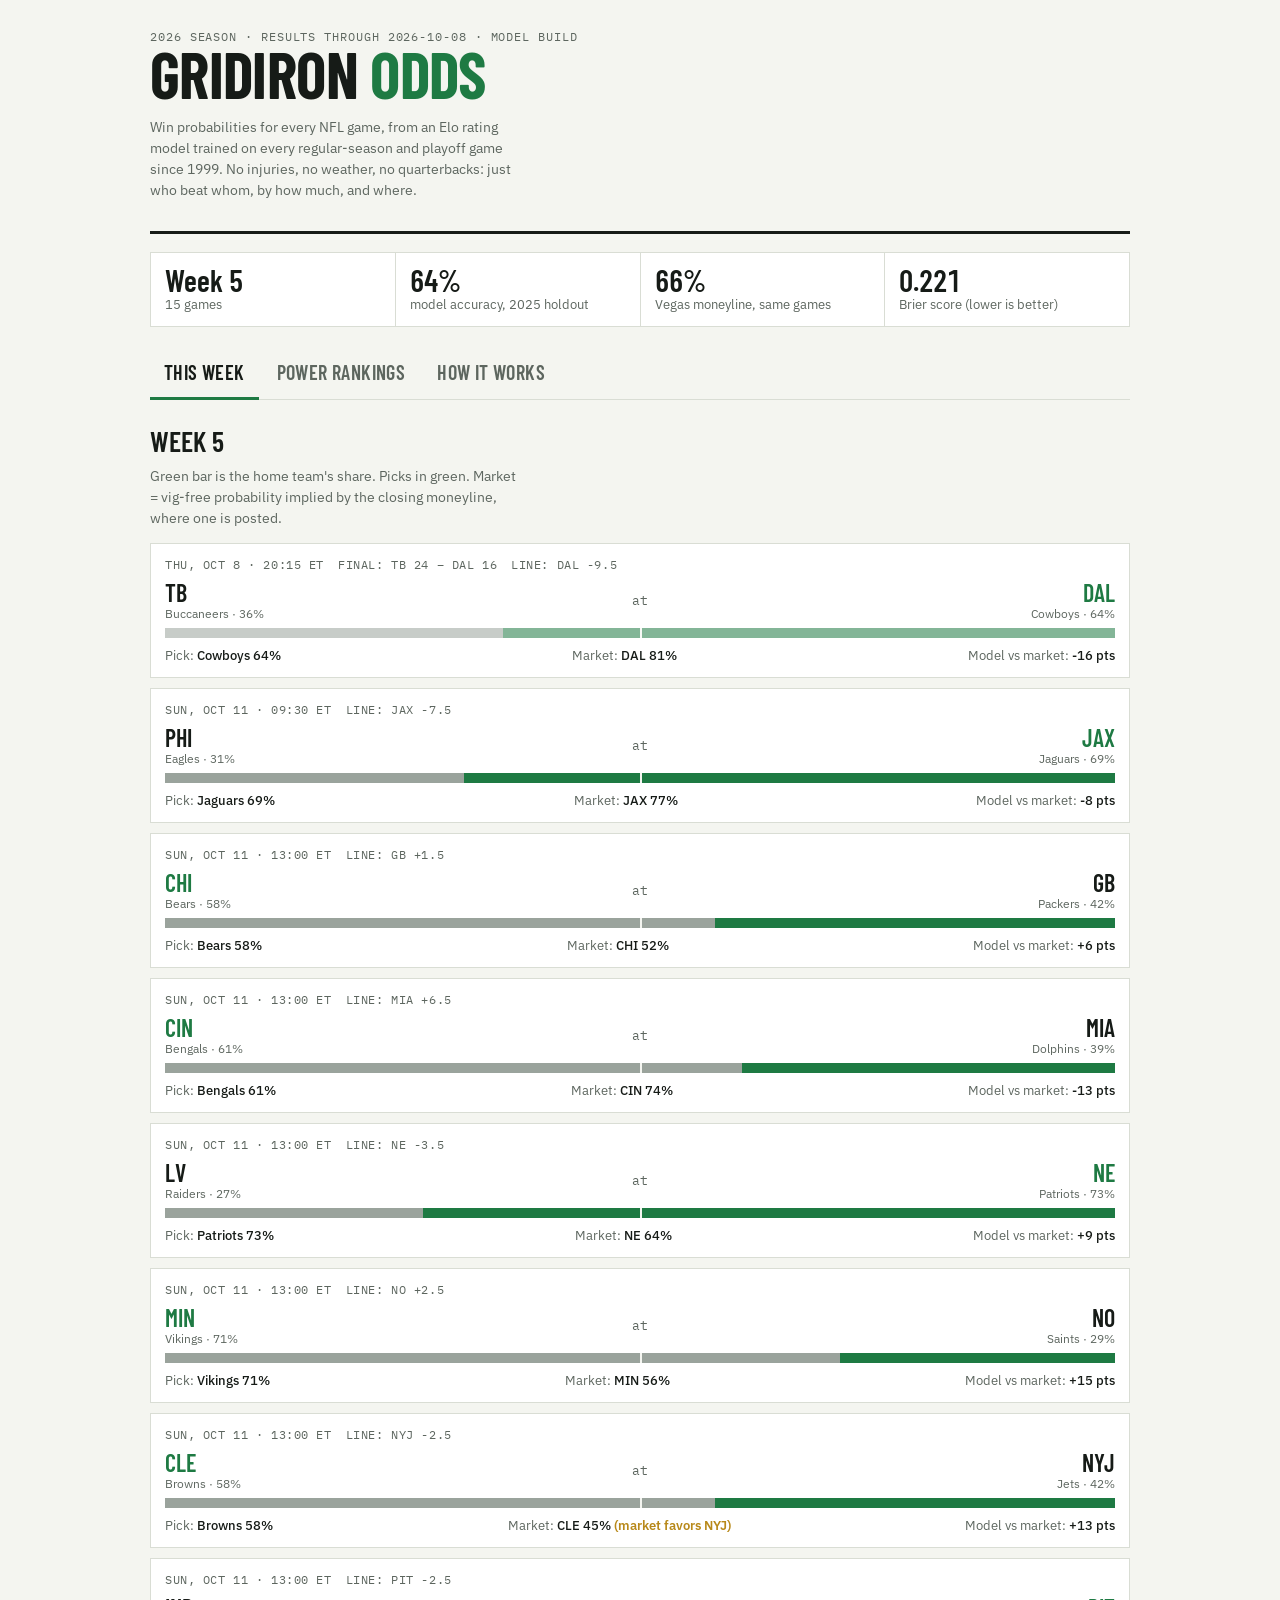
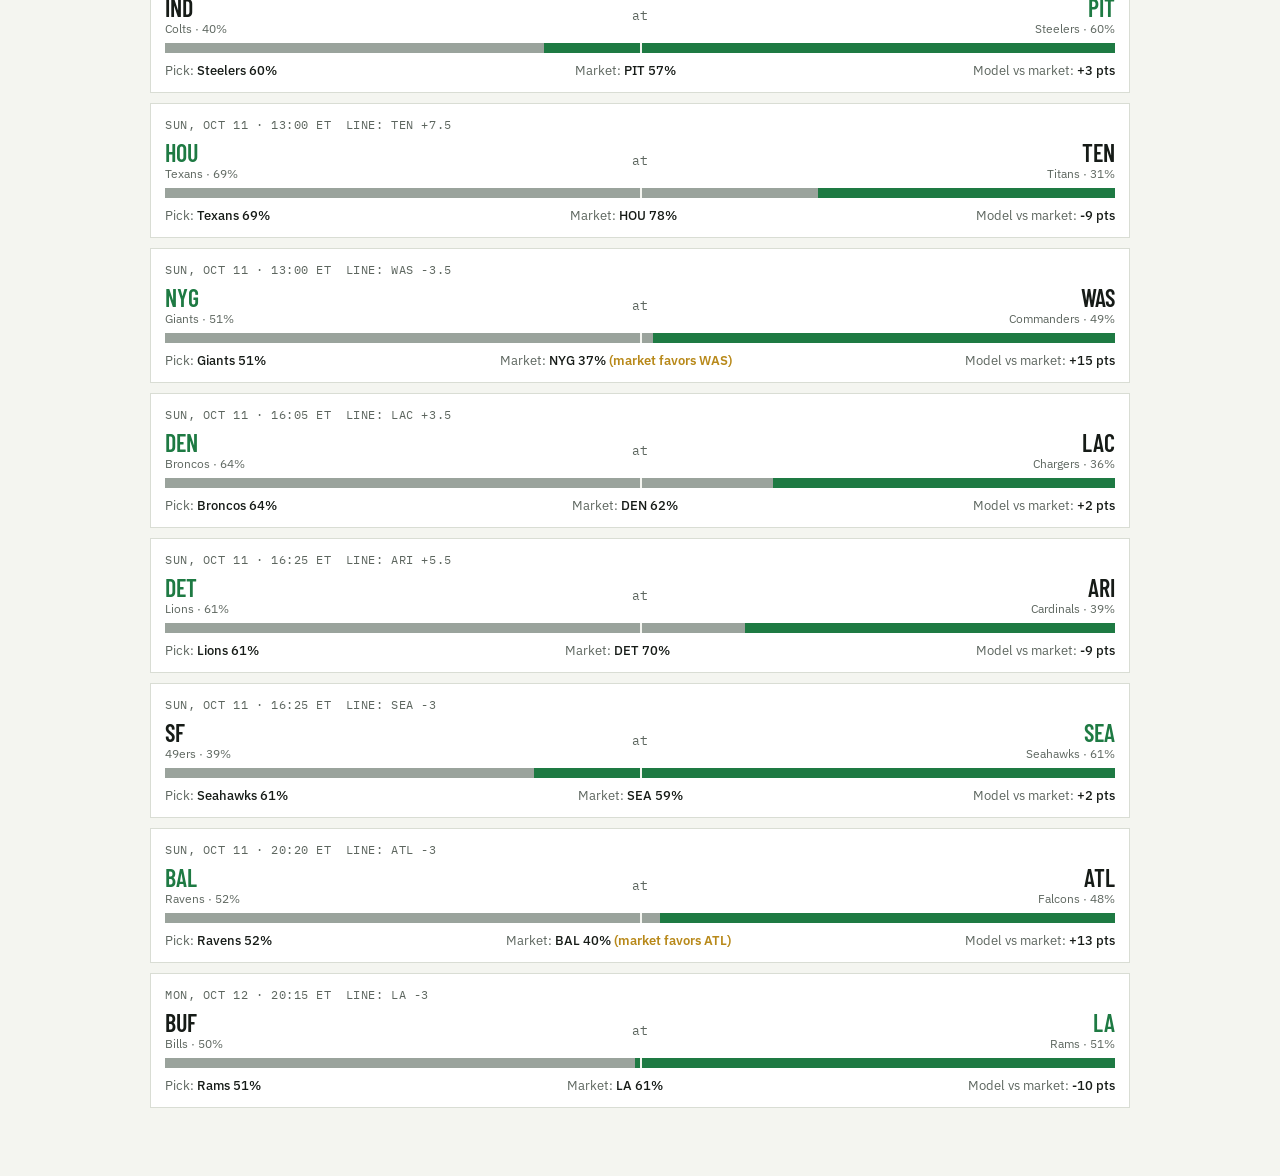
<file: docs/prototype.html>
<style>:root{color-scheme:light;box-sizing:border-box;padding-top:env(safe-area-inset-top,0px);padding-bottom:env(safe-area-inset-bottom,0px)}html{scroll-padding-top:env(safe-area-inset-top,0px)}body{margin:0;padding:0;font:14px -apple-system,BlinkMacSystemFont,sans-serif;background:#fff;color:#000}img{max-width:100%}[hidden]:not([hidden=until-found i]){display:none!important}</style></head><body>
<title>Gridiron Odds</title>
<link rel="stylesheet" href="https://fonts.googleapis.com/css2?family=Barlow+Condensed:wght@500;600;700&family=IBM+Plex+Sans:wght@400;500;600&family=IBM+Plex+Mono:wght@400;500&display=swap">
<style>
/* Layout: stat-sheet. Left-aligned, single column, data tables with tabular digits; one accent (turf green), gold for the headline pick. */
:root{
  --bg:#f4f5f0; --surface:#ffffff; --fg:#161b17; --muted:#5d665f; --line:#d9ddd4;
  --accent:#1e7a43; --accent-ink:#ffffff; --gold:#b8891a; --away:#9aa39c; --fav-track:#e3e8e0;
  --display:"Barlow Condensed",Impact,"Arial Narrow",sans-serif; --body:"IBM Plex Sans",system-ui,sans-serif; --mono:"IBM Plex Mono",ui-monospace,Menlo,monospace;
}
@media (prefers-color-scheme:dark){:root:not([data-theme="light"]){--bg:#0f1511;--surface:#171f19;--fg:#e8ebe6;--muted:#97a299;--line:#2a342c;--accent:#3fae6c;--accent-ink:#0b130d;--gold:#e0b44a;--away:#4d5950;--fav-track:#232c25;color-scheme:dark}}
:root[data-theme="dark"]{--bg:#0f1511;--surface:#171f19;--fg:#e8ebe6;--muted:#97a299;--line:#2a342c;--accent:#3fae6c;--accent-ink:#0b130d;--gold:#e0b44a;--away:#4d5950;--fav-track:#232c25;color-scheme:dark}
*{box-sizing:border-box}
body{background:var(--bg);color:var(--fg);font-family:var(--body);font-size:15px;line-height:1.5;padding-block:0 48px;padding-inline:16px;margin:0}
.wrap{max-width:980px;margin:0 auto}
header{display:flex;flex-wrap:wrap;align-items:flex-end;justify-content:space-between;gap:12px 24px;padding-block:28px 16px;border-bottom:3px solid var(--fg)}
h1{font-family:var(--display);font-weight:700;font-size:clamp(40px,7vw,64px);line-height:.9;margin:0;letter-spacing:-.01em;text-transform:uppercase}
h1 span{color:var(--accent)}
.sub{color:var(--muted);font-size:14px;max-width:46ch}
.eyebrow{font-family:var(--mono);font-size:11.5px;letter-spacing:.08em;text-transform:uppercase;color:var(--muted)}
.scorecard{display:grid;grid-template-columns:repeat(auto-fit,minmax(140px,1fr));gap:1px;background:var(--line);border:1px solid var(--line);margin-top:18px}
.scorecard div{background:var(--surface);padding:12px 14px}
.scorecard b{display:block;font-family:var(--display);font-size:30px;line-height:1;font-weight:600;font-variant-numeric:tabular-nums}
.scorecard small{color:var(--muted);font-size:12.5px}
nav{display:flex;gap:4px;margin-top:22px;border-bottom:1px solid var(--line)}
nav button{all:unset;cursor:pointer;font-family:var(--display);font-size:20px;font-weight:600;text-transform:uppercase;letter-spacing:.02em;padding:8px 14px 10px;color:var(--muted);border-bottom:3px solid transparent;margin-bottom:-1px}
nav button[aria-selected="true"]{color:var(--fg);border-color:var(--accent)}
nav button:focus-visible{outline:2px solid var(--accent);outline-offset:2px}
section{padding-block:20px}
h2{font-family:var(--display);font-size:28px;font-weight:600;text-transform:uppercase;margin:0 0 4px;text-wrap:balance}
.games{display:grid;gap:10px;margin-top:14px}
.game{background:var(--surface);border:1px solid var(--line);padding:12px 14px;display:grid;grid-template-columns:1fr auto;gap:8px 16px;align-items:center}
.game .meta{grid-column:1/-1;display:flex;flex-wrap:wrap;gap:4px 14px;font-family:var(--mono);font-size:11.5px;color:var(--muted);text-transform:uppercase;letter-spacing:.05em}
.teams{display:grid;grid-template-columns:1fr auto 1fr;align-items:center;gap:10px;grid-column:1/-1}
.team{font-family:var(--display);font-size:24px;font-weight:600;line-height:1;text-transform:uppercase}
.team small{display:block;font-family:var(--body);font-size:12px;font-weight:400;text-transform:none;color:var(--muted);margin-top:3px}
.team.h{text-align:right}
.team.fav{color:var(--accent)}
.pct{font-family:var(--mono);font-size:13px;color:var(--muted);text-align:center;white-space:nowrap}
.bar{grid-column:1/-1;height:10px;background:var(--away);position:relative;overflow:hidden}
.bar i{position:absolute;right:0;top:0;bottom:0;background:var(--accent)}
.bar b{position:absolute;left:50%;top:-3px;bottom:-3px;width:2px;background:var(--bg)}
.bar.final{opacity:.55}
.mk{grid-column:1/-1;display:flex;flex-wrap:wrap;justify-content:space-between;gap:4px 12px;font-size:12.5px;color:var(--muted)}
.mk b{color:var(--fg);font-weight:500}
.edge{color:var(--gold);font-weight:600}
.tablewrap{overflow-x:auto;margin-top:14px;border:1px solid var(--line);background:var(--surface)}
table{border-collapse:collapse;width:100%;min-width:760px;font-variant-numeric:tabular-nums}
th,td{padding:8px 10px;text-align:right;border-bottom:1px solid var(--line);white-space:nowrap}
th{font-family:var(--mono);font-size:11px;letter-spacing:.06em;text-transform:uppercase;color:var(--muted);font-weight:500;position:sticky;top:0;background:var(--surface)}
th:nth-child(-n+2),td:nth-child(-n+2){text-align:left}
td.t{font-family:var(--display);font-size:19px;font-weight:600;text-transform:uppercase}
td.t small{font-family:var(--body);font-size:11.5px;font-weight:400;text-transform:none;color:var(--muted);margin-left:6px}
.up{color:var(--accent)}.dn{color:#b4432e}
:root[data-theme="dark"] .dn,:root:not([data-theme="light"]) .dn{color:#e26f58}
.spark{width:84px;height:22px;display:block}
.spark path{fill:none;stroke:var(--accent);stroke-width:1.6}
.spark circle{fill:var(--accent)}
.prose{max-width:66ch}
.prose p{margin:0 0 12px}
.prose code{font-family:var(--mono);font-size:13px;background:var(--surface);border:1px solid var(--line);padding:1px 5px}
.prose h3{font-family:var(--display);font-size:20px;text-transform:uppercase;margin:18px 0 4px;font-weight:600}
.conf{margin-top:14px;display:flex;gap:4px}
.conf button{all:unset;cursor:pointer;font-family:var(--mono);font-size:12px;letter-spacing:.06em;text-transform:uppercase;padding:5px 10px;border:1px solid var(--line);color:var(--muted)}
.conf button[aria-pressed="true"]{background:var(--fg);color:var(--bg);border-color:var(--fg)}
.conf button:focus-visible{outline:2px solid var(--accent)}
@media (max-width:520px){.team{font-size:20px}.scorecard b{font-size:26px}}
@media (prefers-reduced-motion:no-preference){.bar i{transition:width .4s ease}}
</style>
<div class="wrap">
<header>
  <div>
    <div class="eyebrow" id="updated"></div>
    <h1>Gridiron <span>Odds</span></h1>
    <p class="sub">Win probabilities for every NFL game, from an Elo rating model trained on every regular-season and playoff game since 1999. No injuries, no weather, no quarterbacks: just who beat whom, by how much, and where.</p>
  </div>
</header>
<div class="scorecard" id="scorecard"></div>
<nav role="tablist">
  <button role="tab" id="tab-week" aria-selected="true" data-tab="week">This week</button>
  <button role="tab" id="tab-rank" aria-selected="false" data-tab="rank">Power rankings</button>
  <button role="tab" id="tab-how" aria-selected="false" data-tab="how">How it works</button>
</nav>
<section id="week"><h2 id="week-h"></h2><div class="sub">Green bar is the home team's share. Picks in green. Market = vig-free probability implied by the closing moneyline, where one is posted.</div><div class="games" id="games"></div></section>
<section id="rank" hidden><h2>Power rankings</h2><div class="sub">Elo rating today, change since preseason, and playoff odds from 10,000 simulations of the rest of the schedule.</div>
<div class="conf" id="conf"><button aria-pressed="true" data-c="ALL">All</button><button aria-pressed="false" data-c="AFC">AFC</button><button aria-pressed="false" data-c="NFC">NFC</button></div>
<div class="tablewrap"><table><thead><tr><th>#</th><th>Team</th><th>Elo</th><th>vs pre</th><th>Trend</th><th>Record</th><th>Proj W</th><th>Playoffs</th><th>Div</th><th>1 seed</th><th>Super Bowl</th></tr></thead><tbody id="rows"></tbody></table></div></section>
<section id="how" hidden class="prose"><h2>How it works</h2>
<p>Every team starts at 1500. After each game the winner takes points from the loser; the amount depends on how surprising the result was and on the margin of victory, discounted when a heavy favorite runs up the score. The gap between two ratings converts to a win probability with the standard Elo curve: a 100-point edge is roughly 64%, 200 points roughly 76%.</p>
<h3>What's in the model</h3>
<p>Home field (<code id="p-hfa"></code> Elo points, zero at neutral sites), rest-day difference (<code id="p-rest"></code> points per day), margin-of-victory multiplier, and a preseason reset that pulls every team <code id="p-rev"></code> of the way back toward average. The K-factor is <code id="p-k"></code>. These four were tuned by grid search on 2010 through 2024 to minimize Brier score, then checked once on 2025 as a holdout.</p>
<h3>How good is it</h3>
<p id="eval-text"></p>
<h3>Playoff odds</h3>
<p>The remaining schedule is simulated 10,000 times using these probabilities. Division winners and wild cards are seeded by record with Elo as a stand-in for the NFL's actual tiebreakers, then a bracket is played out with home field to the higher seed and a neutral Super Bowl.</p>
<h3>Data</h3>
<p>Game results, rest days and betting lines from the open <a href="https://github.com/nflverse/nflverse-data">nflverse</a> schedule dataset. Rebuild weekly as results come in.</p>
</section>
</div>
<script>
const D={"updated":"2026-10-08","week":5,"games":[{"home":"DAL","away":"TB","p_home":0.644,"date":"2026-10-08","time":"20:15","final":true,"home_score":"16","away_score":"24","spread":"9.5","market_home":0.808},{"home":"JAX","away":"PHI","p_home":0.685,"date":"2026-10-11","time":"09:30","final":false,"home_score":"","away_score":"","spread":"7.5","market_home":0.766},{"home":"GB","away":"CHI","p_home":0.421,"date":"2026-10-11","time":"13:00","final":false,"home_score":"","away_score":"","spread":"-1.5","market_home":0.478},{"home":"MIA","away":"CIN","p_home":0.393,"date":"2026-10-11","time":"13:00","final":false,"home_score":"","away_score":"","spread":"-6.5","market_home":0.259},{"home":"NE","away":"LV","p_home":0.728,"date":"2026-10-11","time":"13:00","final":false,"home_score":"","away_score":"","spread":"3.5","market_home":0.637},{"home":"NO","away":"MIN","p_home":0.29,"date":"2026-10-11","time":"13:00","final":false,"home_score":"","away_score":"","spread":"-2.5","market_home":0.437},{"home":"NYJ","away":"CLE","p_home":0.421,"date":"2026-10-11","time":"13:00","final":false,"home_score":"","away_score":"","spread":"2.5","market_home":0.551},{"home":"PIT","away":"IND","p_home":0.601,"date":"2026-10-11","time":"13:00","final":false,"home_score":"","away_score":"","spread":"2.5","market_home":0.572},{"home":"TEN","away":"HOU","p_home":0.313,"date":"2026-10-11","time":"13:00","final":false,"home_score":"","away_score":"","spread":"-7.5","market_home":0.223},{"home":"WAS","away":"NYG","p_home":0.486,"date":"2026-10-11","time":"13:00","final":false,"home_score":"","away_score":"","spread":"3.5","market_home":0.631},{"home":"LAC","away":"DEN","p_home":0.36,"date":"2026-10-11","time":"16:05","final":false,"home_score":"","away_score":"","spread":"-3.5","market_home":0.384},{"home":"ARI","away":"DET","p_home":0.39,"date":"2026-10-11","time":"16:25","final":false,"home_score":"","away_score":"","spread":"-5.5","market_home":0.304},{"home":"SEA","away":"SF","p_home":0.612,"date":"2026-10-11","time":"16:25","final":false,"home_score":"","away_score":"","spread":"3","market_home":0.593},{"home":"ATL","away":"BAL","p_home":0.479,"date":"2026-10-11","time":"20:20","final":false,"home_score":"","away_score":"","spread":"3","market_home":0.604},{"home":"LA","away":"BUF","p_home":0.505,"date":"2026-10-12","time":"20:15","final":false,"home_score":"","away_score":"","spread":"3","market_home":0.609}],"ratings":[{"team":"SEA","name":"Seahawks","conf":"NFC","div":"NFC West","elo":1665,"pre":1653,"record":[3,1,0],"proj_wins":11.9,"playoff":0.956,"div_win":0.492,"seed1":0.311,"sb":0.198},{"team":"SF","name":"49ers","conf":"NFC","div":"NFC West","elo":1626,"pre":1550,"record":[4,0,0],"proj_wins":12.3,"playoff":0.972,"div_win":0.461,"seed1":0.339,"sb":0.134},{"team":"BUF","name":"Bills","conf":"AFC","div":"AFC East","elo":1615,"pre":1588,"record":[3,1,0],"proj_wins":11.3,"playoff":0.939,"div_win":0.732,"seed1":0.274,"sb":0.119},{"team":"JAX","name":"Jaguars","conf":"AFC","div":"AFC South","elo":1610,"pre":1563,"record":[3,1,0],"proj_wins":11.8,"playoff":0.97,"div_win":0.92,"seed1":0.343,"sb":0.123},{"team":"MIN","name":"Vikings","conf":"NFC","div":"NFC North","elo":1607,"pre":1542,"record":[4,0,0],"proj_wins":12.4,"playoff":0.971,"div_win":0.81,"seed1":0.284,"sb":0.11},{"team":"NE","name":"Patriots","conf":"AFC","div":"AFC East","elo":1583,"pre":1588,"record":[2,2,0],"proj_wins":10.3,"playoff":0.814,"div_win":0.266,"seed1":0.07,"sb":0.05},{"team":"LA","name":"Rams","conf":"NFC","div":"NFC West","elo":1578,"pre":1593,"record":[2,2,0],"proj_wins":9.8,"playoff":0.671,"div_win":0.046,"seed1":0.017,"sb":0.031},{"team":"CHI","name":"Bears","conf":"NFC","div":"NFC North","elo":1572,"pre":1527,"record":[3,1,0],"proj_wins":10.3,"playoff":0.756,"div_win":0.143,"seed1":0.031,"sb":0.035},{"team":"DEN","name":"Broncos","conf":"AFC","div":"AFC West","elo":1570,"pre":1595,"record":[2,2,0],"proj_wins":9.9,"playoff":0.73,"div_win":0.32,"seed1":0.046,"sb":0.04},{"team":"KC","name":"Chiefs","conf":"AFC","div":"AFC West","elo":1564,"pre":1485,"record":[4,0,0],"proj_wins":11.3,"playoff":0.911,"div_win":0.637,"seed1":0.159,"sb":0.062},{"team":"BAL","name":"Ravens","conf":"AFC","div":"AFC North","elo":1546,"pre":1533,"record":[3,1,0],"proj_wins":10.3,"playoff":0.764,"div_win":0.531,"seed1":0.066,"sb":0.03},{"team":"DET","name":"Lions","conf":"NFC","div":"NFC North","elo":1517,"pre":1542,"record":[2,2,0],"proj_wins":8.9,"playoff":0.346,"div_win":0.037,"seed1":0.005,"sb":0.005},{"team":"PHI","name":"Eagles","conf":"NFC","div":"NFC East","elo":1514,"pre":1545,"record":[2,2,0],"proj_wins":8.8,"playoff":0.547,"div_win":0.511,"seed1":0.002,"sb":0.012},{"team":"CIN","name":"Bengals","conf":"AFC","div":"AFC North","elo":1503,"pre":1478,"record":[2,2,0],"proj_wins":9.1,"playoff":0.483,"div_win":0.174,"seed1":0.012,"sb":0.01},{"team":"PIT","name":"Steelers","conf":"AFC","div":"AFC North","elo":1502,"pre":1507,"record":[2,2,0],"proj_wins":8.7,"playoff":0.383,"div_win":0.123,"seed1":0.008,"sb":0.008},{"team":"HOU","name":"Texans","conf":"AFC","div":"AFC South","elo":1498,"pre":1591,"record":[0,4,0],"proj_wins":6.8,"playoff":0.083,"div_win":0.014,"seed1":0.0,"sb":0.001},{"team":"ATL","name":"Falcons","conf":"NFC","div":"NFC South","elo":1493,"pre":1476,"record":[2,2,0],"proj_wins":8.3,"playoff":0.558,"div_win":0.546,"seed1":0.003,"sb":0.008},{"team":"IND","name":"Colts","conf":"AFC","div":"AFC South","elo":1477,"pre":1471,"record":[2,2,0],"proj_wins":8.4,"playoff":0.265,"div_win":0.066,"seed1":0.004,"sb":0.004},{"team":"GB","name":"Packers","conf":"NFC","div":"NFC North","elo":1476,"pre":1519,"record":[2,2,0],"proj_wins":7.9,"playoff":0.151,"div_win":0.01,"seed1":0.001,"sb":0.002},{"team":"CAR","name":"Panthers","conf":"NFC","div":"NFC South","elo":1469,"pre":1440,"record":[2,2,0],"proj_wins":7.9,"playoff":0.343,"div_win":0.318,"seed1":0.001,"sb":0.004},{"team":"NYG","name":"Giants","conf":"NFC","div":"NFC East","elo":1468,"pre":1434,"record":[3,1,0],"proj_wins":8.8,"playoff":0.436,"div_win":0.385,"seed1":0.006,"sb":0.006},{"team":"CLE","name":"Browns","conf":"AFC","div":"AFC North","elo":1464,"pre":1431,"record":[3,1,0],"proj_wins":9.3,"playoff":0.448,"div_win":0.172,"seed1":0.017,"sb":0.006},{"team":"LV","name":"Raiders","conf":"AFC","div":"AFC West","elo":1452,"pre":1368,"record":[3,1,0],"proj_wins":8.2,"playoff":0.198,"div_win":0.043,"seed1":0.003,"sb":0.001},{"team":"DAL","name":"Cowboys","conf":"NFC","div":"NFC East","elo":1446,"pre":1459,"record":[2,3,0],"proj_wins":7.1,"playoff":0.093,"div_win":0.074,"seed1":0.0,"sb":0.0},{"team":"TB","name":"Buccaneers","conf":"NFC","div":"NFC South","elo":1442,"pre":1478,"record":[1,4,0],"proj_wins":6.2,"playoff":0.077,"div_win":0.071,"seed1":0.0,"sb":0.0},{"team":"LAC","name":"Chargers","conf":"AFC","div":"AFC West","elo":1430,"pre":1521,"record":[0,4,0],"proj_wins":4.8,"playoff":0.005,"div_win":0.001,"seed1":0.0,"sb":0.0},{"team":"WAS","name":"Commanders","conf":"NFC","div":"NFC East","elo":1418,"pre":1461,"record":[1,3,0],"proj_wins":6.2,"playoff":0.037,"div_win":0.03,"seed1":0.0,"sb":0.0},{"team":"NO","name":"Saints","conf":"NFC","div":"NFC South","elo":1414,"pre":1447,"record":[1,3,0],"proj_wins":6.2,"playoff":0.072,"div_win":0.065,"seed1":0.0,"sb":0.0},{"team":"ARI","name":"Cardinals","conf":"NFC","div":"NFC West","elo":1399,"pre":1403,"record":[1,3,0],"proj_wins":5.7,"playoff":0.012,"div_win":0.0,"seed1":0.0,"sb":0.0},{"team":"MIA","name":"Dolphins","conf":"AFC","div":"AFC East","elo":1388,"pre":1460,"record":[0,4,0],"proj_wins":4.4,"playoff":0.002,"div_win":0.001,"seed1":0.0,"sb":0.0},{"team":"NYJ","name":"Jets","conf":"AFC","div":"AFC East","elo":1375,"pre":1377,"record":[1,3,0],"proj_wins":5.2,"playoff":0.006,"div_win":0.002,"seed1":0.0,"sb":0.0},{"team":"TEN","name":"Titans","conf":"AFC","div":"AFC South","elo":1321,"pre":1376,"record":[0,4,0],"proj_wins":3.5,"playoff":0.0,"div_win":0.0,"seed1":0.0,"sb":0.0}],"params":{"K":20,"HFA":40,"REV":0.4,"REST":2},"history":{"ARI":[[1,1442],[2,1427],[3,1419],[4,1399]],"ATL":[[1,1460],[2,1415],[3,1460],[4,1493]],"BAL":[[1,1560],[2,1528],[3,1539],[4,1546]],"BUF":[[1,1609],[2,1625],[3,1634],[4,1615]],"CAR":[[1,1414],[2,1459],[3,1446],[4,1469]],"CHI":[[1,1553],[2,1532],[3,1561],[4,1572]],"CIN":[[1,1495],[2,1533],[3,1519],[4,1503]],"CLE":[[1,1415],[2,1436],[3,1449],[4,1464]],"DAL":[[1,1438],[2,1464],[3,1453],[4,1475],[5,1446]],"DEN":[[1,1556],[2,1576],[3,1590],[4,1570]],"DET":[[1,1546],[2,1530],[3,1540],[4,1517]],"GB":[[1,1496],[2,1508],[3,1463],[4,1476]],"HOU":[[1,1571],[2,1533],[3,1520],[4,1498]],"IND":[[1,1444],[2,1435],[3,1448],[4,1477]],"JAX":[[1,1580],[2,1560],[3,1594],[4,1610]],"KC":[[1,1523],[2,1532],[3,1552],[4,1564]],"LA":[[1,1558],[2,1576],[3,1562],[4,1578]],"LAC":[[1,1482],[2,1445],[3,1437],[4,1430]],"LV":[[1,1400],[2,1436],[3,1464],[4,1452]],"MIA":[[1,1428],[2,1414],[3,1394],[4,1388]],"MIN":[[1,1566],[2,1587],[3,1601],[4,1607]],"NE":[[1,1579],[2,1598],[3,1564],[4,1583]],"NO":[[1,1443],[2,1475],[3,1447],[4,1414]],"NYG":[[1,1454],[2,1437],[3,1448],[4,1468]],"NYJ":[[1,1407],[2,1395],[3,1385],[4,1375]],"PHI":[[1,1552],[2,1560],[3,1531],[4,1514]],"PIT":[[1,1523],[2,1504],[3,1517],[4,1502]],"SEA":[[1,1662],[2,1677],[3,1659],[4,1665]],"SF":[[1,1585],[2,1598],[3,1606],[4,1626]],"TB":[[1,1461],[2,1440],[3,1426],[4,1412],[5,1442]],"TEN":[[1,1346],[2,1338],[3,1327],[4,1321]],"WAS":[[1,1454],[2,1428],[3,1446],[4,1418]]},"eval":{"model_acc":0.644,"model_brier":0.2209,"vegas_acc":0.662,"vegas_brier":0.2104,"season":2025,"n":285}};
const NAME=Object.fromEntries(D.ratings.map(r=>[r.team,r.name]));
const pct=x=>Math.round(x*100)+'%';
document.getElementById('updated').textContent='2026 season · results through '+D.updated+' · model build';
document.getElementById('week-h').textContent='Week '+D.week;
const sc=document.getElementById('scorecard'),e=D.eval;
sc.innerHTML=[['Week '+D.week,D.games.length+' games'],[pct(e.model_acc),'model accuracy, '+e.season+' holdout'],[pct(e.vegas_acc),'Vegas moneyline, same games'],[e.model_brier.toFixed(3),'Brier score (lower is better)']].map(([b,s])=>`<div><b>${b}</b><small>${s}</small></div>`).join('');
// games
const g=document.getElementById('games');
g.innerHTML=D.games.map(x=>{
  const hf=x.p_home>=0.5, ph=x.p_home, pa=1-ph;
  const fav=hf?x.home:x.away, fp=hf?ph:pa;
  let mk='';
  if(x.market_home!=null){const mh=x.market_home,mf=hf?mh:1-mh;const diff=fp-mf;
    mk=`<span>Market: <b>${hf?x.home:x.away} ${pct(hf?mh:1-mh)}</b>${(x.market_home>=.5)!==hf?' <span class="edge">(market favors '+(x.market_home>=.5?x.home:x.away)+')</span>':''}</span><span>Model vs market: <b class="${Math.abs(diff)>=.08?'edge':''}">${diff>=0?'+':''}${Math.round(diff*100)} pts</b></span>`;}
  const d=new Date(x.date+'T12:00:00');
  const when=d.toLocaleDateString(undefined,{weekday:'short',month:'short',day:'numeric'})+(x.time?' · '+x.time+' ET':'');
  const score=x.final?`<span>Final: ${x.away} ${x.away_score} – ${x.home} ${x.home_score}</span>`:'';
  return `<div class="game"><div class="meta"><span>${when}</span>${score}${x.spread?`<span>Line: ${x.home} ${x.spread>0?'-':'+'}${Math.abs(x.spread)}</span>`:''}</div>
  <div class="teams"><div class="team a ${hf?'':'fav'}">${x.away}<small>${NAME[x.away]} · ${pct(pa)}</small></div><div class="pct">at</div><div class="team h ${hf?'fav':''}">${x.home}<small>${NAME[x.home]} · ${pct(ph)}</small></div></div>
  <div class="bar ${x.final?'final':''}"><i style="width:${ph*100}%"></i><b></b></div>
  <div class="mk"><span>Pick: <b>${NAME[fav]} ${pct(fp)}</b></span>${mk}</div></div>`;
}).join('');
// rankings
function spark(h,pre){const pts=[[0,pre],...h];if(pts.length<2)return'';const ys=pts.map(p=>p[1]),mn=Math.min(...ys),mx=Math.max(...ys),r=Math.max(mx-mn,40);
  const X=i=>2+i*(80/(pts.length-1)),Y=v=>19-(v-mn)/r*16;const d=pts.map((p,i)=>(i?'L':'M')+X(i).toFixed(1)+' '+Y(p[1]).toFixed(1)).join(' ');
  const l=pts[pts.length-1];return`<svg class="spark" viewBox="0 0 84 22"><path d="${d}"/><circle cx="${X(pts.length-1).toFixed(1)}" cy="${Y(l[1]).toFixed(1)}" r="2.2"/></svg>`;}
function render(c){const rows=D.ratings.filter(r=>c==='ALL'||r.conf===c);
  document.getElementById('rows').innerHTML=rows.map((r,i)=>{const ch=r.elo-r.pre;
    return`<tr><td>${i+1}</td><td class="t">${r.team}<small>${r.name} · ${r.div}</small></td><td><b>${r.elo}</b></td><td class="${ch>=0?'up':'dn'}">${ch>=0?'+':''}${ch}</td><td>${spark(D.history[r.team],r.pre)}</td><td>${r.record[0]}-${r.record[1]}${r.record[2]?'-'+r.record[2]:''}</td><td>${r.proj_wins.toFixed(1)}</td><td>${pct(r.playoff)}</td><td>${pct(r.div_win)}</td><td>${pct(r.seed1)}</td><td>${r.sb<.005?'<1%':pct(r.sb)}</td></tr>`}).join('');}
render('ALL');
document.getElementById('conf').addEventListener('click',ev=>{const b=ev.target.closest('button');if(!b)return;document.querySelectorAll('#conf button').forEach(x=>x.setAttribute('aria-pressed',x===b));render(b.dataset.c);});
// tabs
document.querySelector('nav').addEventListener('click',ev=>{const b=ev.target.closest('button');if(!b)return;document.querySelectorAll('nav button').forEach(x=>x.setAttribute('aria-selected',x===b));['week','rank','how'].forEach(id=>document.getElementById(id).hidden=id!==b.dataset.tab);});
const P=D.params;document.getElementById('p-hfa').textContent=P.HFA;document.getElementById('p-rest').textContent=P.REST;document.getElementById('p-rev').textContent=Math.round(P.REV*100)+'%';document.getElementById('p-k').textContent=P.K;
document.getElementById('eval-text').textContent=`On the ${e.season} season (${e.n} games the model had never seen), it picked the winner ${pct(e.model_acc)} of the time with a Brier score of ${e.model_brier.toFixed(3)}. Closing Vegas moneylines on the same games hit ${pct(e.vegas_acc)} with a Brier of ${e.vegas_brier.toFixed(3)}. The market knows about injuries and quarterbacks; this model does not. Treat a gap of more than 8 points between the two as the model missing something, not as a betting edge.`;
</script>
</body></html>
</file>
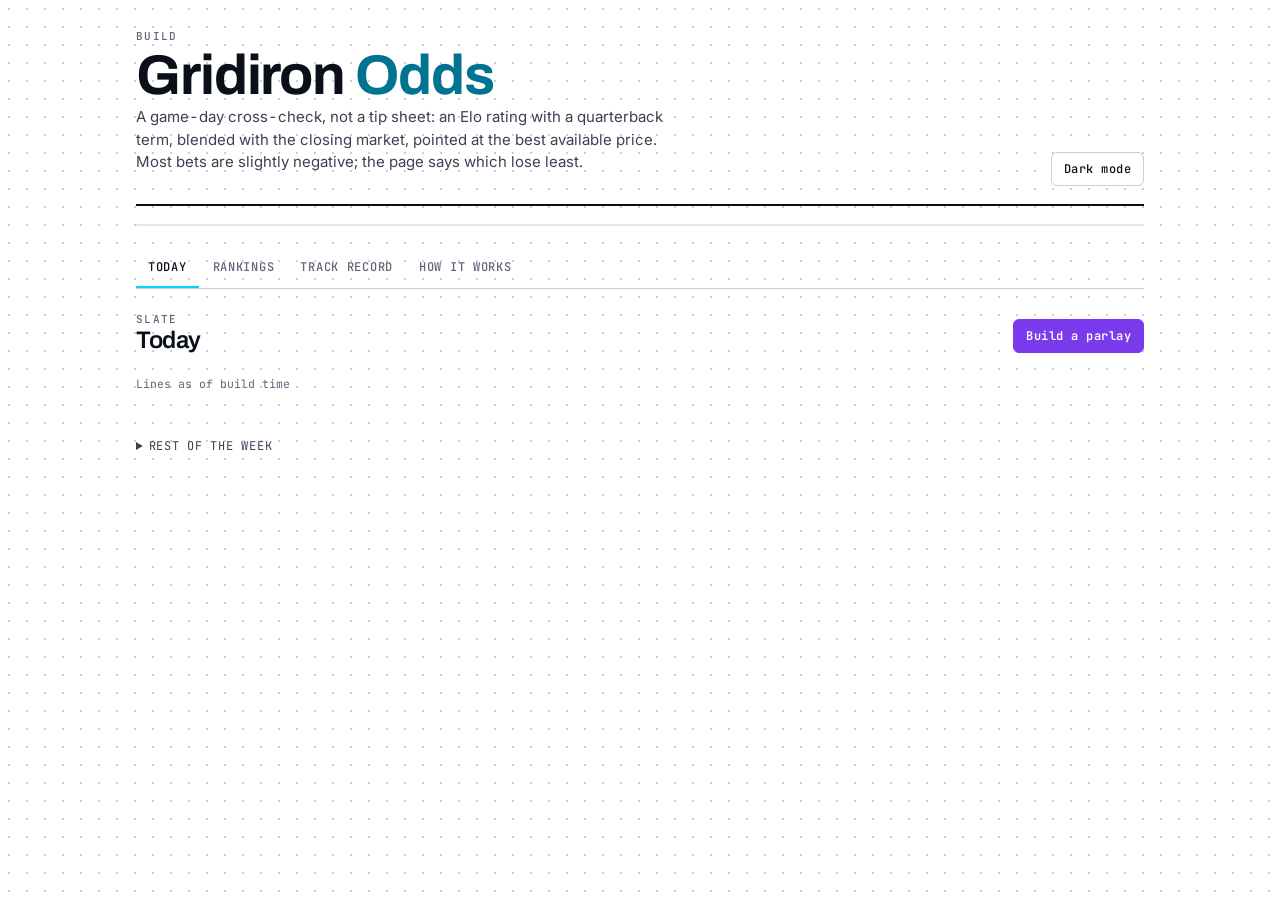
<file: src/page_template.html>
<!doctype html>
<html lang="en">
<head>
<meta charset="utf-8">
<meta name="viewport" content="width=device-width, initial-scale=1">
<title>Gridiron Odds</title>
<meta name="description" content="Daily NFL cross-check: Elo + quarterback model blended with the market, best price per pick, parlays ranked by expected value.">
<link rel="preconnect" href="https://fonts.googleapis.com">
<link rel="preconnect" href="https://fonts.gstatic.com" crossorigin>
<link rel="stylesheet" href="https://fonts.googleapis.com/css2?family=Archivo:wght@500;600;700&family=Inter:wght@400;500;600&family=JetBrains+Mono:wght@400;500;600&display=swap">
<style>
/* ---- Eyrie tokens (docs/eyrie-tokens.css, verbatim) ---------------------- */
:root {
  color-scheme: light;

  /* Ground + ink */
  --paper: #ffffff;
  --paper-2: #f6f7fa;
  --ink: #0b0f1a;
  --ink-2: #3a4152;
  --ink-3: #5f6679;   /* ≥4.5:1 on paper-2 (eyebrows inside tiles) */
  --line: #e3e6ee;
  --line-2: #c9ced9;

  /* Primary action */
  --cyan: #00d4ff;       /* fills; text on cyan is --ink */
  --cyan-ink: #007391;   /* cyan used AS text: ≥4.5:1 on white AND on cyan-wash (Badge cyan, FactMark) */
  --cyan-wash: #e6faff;

  /* Semantic */
  --signal: #7c3aed;     /* why-now signals */
  --signal-wash: #f1eaff;
  --hyp: #ffb300;        /* hypotheses — dashed borders */
  --hyp-wash: #fff5d6;
  --qualified: #8ae61a;
  --danger: #c2185b;
  --danger-wash: #ffe9f1;

  /* Shape + depth */
  --radius: 6px;
  --shadow-card: 0 1px 2px rgba(11, 15, 26, 0.05), 0 1px 1px rgba(11, 15, 26, 0.03);
  --shadow-pop: 0 8px 24px rgba(11, 15, 26, 0.08), 0 2px 6px rgba(11, 15, 26, 0.06);

  /* Type scale for labels (JetBrains Mono everywhere a label/number appears) */
  --eyebrow-size: 11px;
  --eyebrow-tracking: 0.12em;
  --button-size: 12px;
  --display-tracking: -0.02em;

  /* Score instrument (tile B) */
  --score-track-h: 8px;
  --score-hatch: repeating-linear-gradient(90deg, var(--line-2) 0 1px, transparent 1px 6px);
  --score-fill: var(--cyan);
  --score-bracket: var(--ink-3);

  /* App canvas dot grid */
  --dot-grid: radial-gradient(var(--line-2) 0.8px, transparent 0.8px);
  --dot-grid-size: 18px;
}

@media (prefers-color-scheme: dark) {
  :root:not([data-theme="light"]) {
    color-scheme: dark;
    --paper: #0b0f1a;
    --paper-2: #121828;
    --ink: #f3f5fa;
    --ink-2: #c3c8d6;
    --ink-3: #8a91a6;
    --line: #232a3c;
    --line-2: #333b50;
    --cyan: #00d4ff;
    --cyan-ink: #4fe0ff;
    --cyan-wash: #0b2a33;
    --signal: #a78bfa;
    --signal-wash: #22183a;
    --hyp: #ffc233;
    --hyp-wash: #332a10;
    --qualified: #9df03a;
    --danger: #ff5c9a;
    --danger-wash: #3a1224;
    --shadow-card: 0 1px 2px rgba(0, 0, 0, 0.4);
    --shadow-pop: 0 8px 24px rgba(0, 0, 0, 0.5);
  }
}

:root[data-theme="dark"],
.dark {
  color-scheme: dark;
  --paper: #0b0f1a;
  --paper-2: #121828;
  --ink: #f3f5fa;
  --ink-2: #c3c8d6;
  --ink-3: #8a91a6;
  --line: #232a3c;
  --line-2: #333b50;
  --cyan: #00d4ff;
  --cyan-ink: #4fe0ff;
  --cyan-wash: #0b2a33;
  --signal: #a78bfa;
  --signal-wash: #22183a;
  --hyp: #ffc233;
  --hyp-wash: #332a10;
  --qualified: #9df03a;
  --danger: #ff5c9a;
  --danger-wash: #3a1224;
  --shadow-card: 0 1px 2px rgba(0, 0, 0, 0.4);
  --shadow-pop: 0 8px 24px rgba(0, 0, 0, 0.5);
}

/* ---- Page tokens ------------------------------------------------------- */
:root {
  --mono: "JetBrains Mono", ui-monospace, "SF Mono", Menlo, Consolas, monospace;
  --display: "Archivo", "Helvetica Neue", Arial, sans-serif;
  --body: "Inter", system-ui, -apple-system, "Segoe UI", Roboto, sans-serif;
  /* HIT/MISS text sits on the wash with ink, the green/magenta only trims the chip (contrast-safe) */
  --qualified-wash: #eefbd9;
}
:root[data-theme="dark"] { --qualified-wash: #1f3310; }
@media (prefers-color-scheme: dark) { :root:not([data-theme="light"]) { --qualified-wash: #1f3310; } }

/* ---- Base --------------------------------------------------------------- */
*, *::before, *::after { box-sizing: border-box; }
html { -webkit-text-size-adjust: 100%; }
body {
  margin: 0; min-width: 320px; overflow-x: hidden;
  background-color: var(--paper);
  background-image: var(--dot-grid);
  background-size: var(--dot-grid-size) var(--dot-grid-size);
  color: var(--ink); font-family: var(--body); font-size: 15px; line-height: 1.5;
  font-variant-numeric: tabular-nums;
}
a { color: var(--cyan-ink); }
button { font: inherit; color: inherit; }
:focus-visible { outline: 2px solid var(--cyan-ink); outline-offset: 2px; }
.wrap { max-width: 1040px; margin: 0 auto; padding: 0 16px 64px; }
.mono, .eyebrow, .num, .chip, .btn, th, .meta, .legend, .tag { font-family: var(--mono); }
.eyebrow { font-size: var(--eyebrow-size); letter-spacing: var(--eyebrow-tracking); text-transform: uppercase; color: var(--ink-3); font-weight: 500; }
h1, h2, h3 { font-family: var(--display); letter-spacing: var(--display-tracking); margin: 0; font-weight: 600; line-height: 1.1; }
h1 { font-size: clamp(34px, 6vw, 56px); font-weight: 700; }
h1 em { font-style: normal; color: var(--cyan-ink); }
h2 { font-size: 24px; } h3 { font-size: 17px; margin-top: 20px; }
p { margin: 0 0 12px; }
.sub { color: var(--ink-2); max-width: 62ch; }
.sr-only { position: absolute; width: 1px; height: 1px; overflow: hidden; clip: rect(0 0 0 0); white-space: nowrap; }
.hidden { display: none !important; }

/* ---- Header + scorecard -------------------------------------------------- */
header { display: flex; flex-wrap: wrap; gap: 12px 24px; align-items: flex-end; justify-content: space-between; padding: 28px 0 18px; border-bottom: 2px solid var(--ink); }
.toolbar { display: flex; flex-wrap: wrap; gap: 8px; align-items: center; }
.btn { font-size: var(--button-size); font-weight: 500; letter-spacing: 0.04em; padding: 7px 12px; border: 1px solid var(--line-2); border-radius: var(--radius); background: var(--paper); color: var(--ink); cursor: pointer; }
.btn:hover { border-color: var(--ink-3); }
.btn.primary { background: var(--cyan); border-color: var(--cyan); color: #0b0f1a; font-weight: 600; }
.btn.signal { background: var(--signal); border-color: var(--signal); color: var(--paper); font-weight: 600; } /* paper: 5.7:1 light, 7.0:1 dark */
.btn[aria-pressed="true"] { background: var(--ink); color: var(--paper); border-color: var(--ink); }
/* Hairlines come from each tile's 1px shadow (not a gap on a --line background), so an unfilled
   cell in the last row shows paper instead of a grey block at any column count. */
.scorecard { display: grid; grid-template-columns: repeat(auto-fit, minmax(150px, 1fr)); gap: 0; background: var(--paper); border: 1px solid var(--line); margin-top: 18px; border-radius: var(--radius); overflow: hidden; }
.scorecard > div { background: var(--paper); padding: 12px 14px; box-shadow: 0 0 0 1px var(--line); }
.scorecard b { display: block; font-family: var(--mono); font-size: 26px; font-weight: 600; line-height: 1.1; }
.scorecard small, .tile small { color: var(--ink-3); font-family: var(--mono); font-size: 11.5px; letter-spacing: 0.02em; display: block; margin-top: 4px; }

/* ---- Tabs ----------------------------------------------------------------- */
[role="tablist"] { display: flex; gap: 2px; margin-top: 22px; border-bottom: 1px solid var(--line-2); overflow-x: auto; scrollbar-width: none; }
[role="tab"] { all: unset; cursor: pointer; font-family: var(--mono); font-size: 12px; font-weight: 500; letter-spacing: 0.06em; text-transform: uppercase; padding: 10px 12px; color: var(--ink-3); border-bottom: 3px solid transparent; margin-bottom: -1px; white-space: nowrap; }
[role="tab"][aria-selected="true"] { color: var(--ink); border-color: var(--cyan); }
[role="tab"]:focus-visible { outline: 2px solid var(--cyan-ink); outline-offset: -2px; }
[role="tabpanel"] { padding: 22px 0; }
[role="tabpanel"][hidden] { display: none; }
.panel-head { display: flex; flex-wrap: wrap; gap: 10px 16px; align-items: flex-end; justify-content: space-between; margin-bottom: 12px; }

/* ---- Chips ----------------------------------------------------------------- */
.chip { display: inline-flex; align-items: center; gap: 6px; font-size: 11px; font-weight: 600; letter-spacing: 0.06em; text-transform: uppercase; padding: 3px 8px; border-radius: 999px; border: 1px solid var(--line-2); color: var(--ink-2); background: var(--paper-2); white-space: nowrap; }
.chip.cyan { background: var(--cyan-wash); color: var(--cyan-ink); border-color: transparent; }
.chip.pick { background: var(--cyan); color: #0b0f1a; border-color: var(--cyan); }
.chip.edge { background: var(--hyp-wash); color: var(--ink); border: 1px dashed var(--hyp); }
.chip.signal { background: var(--signal-wash); color: var(--signal); border-color: transparent; }
.chip.hit { background: var(--qualified-wash); color: var(--ink); border: 1.5px solid var(--qualified); }
.chip.miss { background: var(--danger-wash); color: var(--danger); border: 1.5px solid var(--danger); }
.chip.push { background: var(--paper-2); color: var(--ink-2); }
.chip.live { background: var(--ink); color: var(--paper); border-color: var(--ink); }

/* ---- Game cards ---------------------------------------------------------- */
.games { display: grid; gap: 12px; }
.game { background: var(--paper); border: 1px solid var(--line); border-radius: var(--radius); box-shadow: var(--shadow-card); padding: 14px 16px; display: grid; gap: 10px; }
.game.final { border-style: solid; }
.meta { display: flex; flex-wrap: wrap; gap: 4px 14px; font-size: 11.5px; color: var(--ink-3); letter-spacing: 0.04em; text-transform: uppercase; }
.teams { display: grid; grid-template-columns: 1fr auto 1fr; gap: 10px; align-items: start; }
.team { display: grid; gap: 4px; justify-items: start; }
.team.h { text-align: right; justify-items: end; }
.team .code { font-family: var(--display); font-size: 26px; font-weight: 700; letter-spacing: var(--display-tracking); line-height: 1; }
.team .nm { font-size: 12px; color: var(--ink-3); }
.team.pick .code { color: var(--cyan-ink); }
.at { font-family: var(--mono); font-size: 11px; color: var(--ink-3); padding-top: 8px; letter-spacing: 0.08em; }
.bar { position: relative; height: var(--score-track-h); background: var(--score-hatch); border-radius: 2px; overflow: visible; }
.bar i { position: absolute; left: 0; top: 0; bottom: 0; background: var(--score-fill); border-radius: 2px; }
.bar b { position: absolute; top: -4px; bottom: -4px; width: 2px; background: var(--score-bracket); }
.bar .mid { background: var(--line-2); width: 1px; left: 50%; }
.probs { display: flex; flex-wrap: wrap; gap: 4px 14px; font-family: var(--mono); font-size: 12px; color: var(--ink-2); }
.probs b { color: var(--ink); font-weight: 600; }
.pred { display: flex; flex-wrap: wrap; align-items: center; gap: 8px 12px; }
.spreadline { display: flex; flex-wrap: wrap; gap: 4px 16px; font-size: 12.5px; color: var(--ink-2); }
.spreadline b { color: var(--ink); font-weight: 600; }
.slate-nav { display: flex; flex-wrap: wrap; gap: 6px; margin-top: 10px; }
.slate-nav .btn { padding: 5px 10px; }
.slate-nav .btn.current { background: var(--ink); color: var(--paper); border-color: var(--ink); }
.pred .score { font-family: var(--mono); font-size: 17px; font-weight: 600; }
.price { display: flex; flex-wrap: wrap; align-items: center; gap: 6px 14px; font-family: var(--mono); font-size: 12.5px; color: var(--ink-2); }
.price b { color: var(--ink); font-weight: 600; }
.ev { color: var(--ink-2); } .ev.pos { color: var(--cyan-ink); font-weight: 600; }
.liveline { font-family: var(--mono); font-size: 12px; color: var(--ink-2); display: flex; flex-wrap: wrap; gap: 6px 12px; align-items: center; }
.edgeline { font-size: 13px; color: var(--ink-2); display: flex; flex-wrap: wrap; gap: 6px 10px; align-items: center; }
.why { display: grid; gap: 8px; }
/* Injury reports (D18.3): a summary line per team, a toggle, and the full report as a compact table.
   Names and injury strings are feed values: they wrap (overflow-wrap) and the table scrolls in .tablewrap. */
.inj { display: grid; gap: 6px; font-size: 12.5px; color: var(--ink-2); }
.inj-head { display: flex; flex-wrap: wrap; gap: 4px 12px; align-items: center; }
.inj-line { font-family: var(--mono); font-size: 12px; line-height: 1.5; overflow-wrap: anywhere; }
.inj-line b { color: var(--ink); font-weight: 600; }
.inj-foot { display: flex; flex-wrap: wrap; gap: 6px 12px; align-items: center; }
.inj .tablewrap { margin-top: 2px; }
.inj-table { font-size: 12.5px; }
.inj-table th, .inj-table td { padding: 6px 8px; text-align: left; }
.inj-table td.wrap { white-space: normal; overflow-wrap: break-word; min-width: 13ch; }  /* whole surnames; .tablewrap scrolls */
.inj-table td.note { white-space: normal; color: var(--ink-2); }
.inj-table td.team { font-family: var(--display); font-weight: 600; }
/* Status chips: Out = danger wash, Doubtful = hyp wash, Questionable/Probable = line. Ink text on every wash. */
.chip.st-out { background: var(--danger-wash); color: var(--ink); border: 1.5px solid var(--danger); }
.chip.st-doubtful { background: var(--hyp-wash); color: var(--ink); border: 1px dashed var(--hyp); }
.chip.st-questionable, .chip.st-probable { background: var(--paper); color: var(--ink-2); border: 1px solid var(--line-2); }
.why ol { margin: 0; padding-left: 20px; color: var(--ink-2); font-size: 14px; }
.why ol li { margin: 2px 0; }
.final-line { display: flex; flex-wrap: wrap; gap: 8px 14px; align-items: center; font-family: var(--mono); font-size: 13px; }
.final-line b { font-weight: 600; font-size: 15px; }
details.rest { margin-top: 20px; }
details.rest > summary { cursor: pointer; font-family: var(--mono); font-size: 12px; letter-spacing: 0.06em; text-transform: uppercase; color: var(--ink-2); padding: 10px 0; }
details.rest > .games { margin-top: 12px; }
.empty { border: 1px dashed var(--line-2); border-radius: var(--radius); padding: 18px; color: var(--ink-2); font-size: 14px; }
.books { display: flex; flex-wrap: wrap; gap: 6px 10px; align-items: center; font-family: var(--mono); font-size: 12px; color: var(--ink-2); }
.books label { display: inline-flex; gap: 5px; align-items: center; cursor: pointer; }
.status { font-family: var(--mono); font-size: 11.5px; color: var(--ink-3); display: flex; flex-wrap: wrap; gap: 4px 12px; margin-top: 10px; }

/* ---- Parlay panel ---------------------------------------------------------- */
.parlay { margin-top: 16px; border: 1px solid var(--signal); border-radius: var(--radius); background: var(--paper); box-shadow: var(--shadow-pop); padding: 16px; display: grid; gap: 12px; }
.parlay[hidden] { display: none; }
.parlay .head { display: flex; flex-wrap: wrap; justify-content: space-between; align-items: center; gap: 8px; }
.parlay .copy { background: var(--signal-wash); color: var(--ink); border-left: 3px solid var(--signal); padding: 8px 12px; font-size: 13.5px; border-radius: 0 var(--radius) var(--radius) 0; }
.parlay .controls { display: flex; flex-wrap: wrap; gap: 8px 16px; align-items: center; font-family: var(--mono); font-size: 12px; color: var(--ink-2); }
.parlay .controls label { display: inline-flex; gap: 5px; align-items: center; cursor: pointer; }
.prows { display: grid; gap: 6px; }
.prow { border: 1px solid var(--line); border-radius: var(--radius); background: var(--paper); }
.prow.pinned { border-color: var(--signal); }
.prow > button { all: unset; cursor: pointer; width: 100%; box-sizing: border-box; display: grid; grid-template-columns: auto 1fr; gap: 4px 12px; align-items: center; padding: 10px 12px; font-family: var(--mono); font-size: 12.5px; }
.prow .stats > span { white-space: nowrap; }
.prow > button:focus-visible { outline: 2px solid var(--signal); outline-offset: -2px; }
.prow .lbl { font-weight: 600; }
.prow .stats { display: flex; flex-wrap: wrap; gap: 4px 14px; color: var(--ink-2); }
.prow .stats b { color: var(--ink); font-weight: 600; }
.prow .legs { padding: 4px 12px 12px; display: grid; gap: 6px; border-top: 1px solid var(--line); margin-top: 0; font-size: 13.5px; }
.prow .legs label { display: flex; gap: 8px; align-items: center; cursor: pointer; }
.prow .legs .num { color: var(--ink-2); font-size: 12px; margin-left: auto; }

/* ---- Tables + charts ------------------------------------------------------- */
.tablewrap { overflow-x: auto; border: 1px solid var(--line); border-radius: var(--radius); background: var(--paper); margin-top: 12px; max-width: 100%; }
table { border-collapse: collapse; width: 100%; font-size: 13.5px; }
th, td { padding: 8px 10px; text-align: right; border-bottom: 1px solid var(--line); white-space: nowrap; }
th { font-size: 11px; letter-spacing: 0.06em; text-transform: uppercase; color: var(--ink-3); font-weight: 500; position: sticky; top: 0; background: var(--paper); }
tr:last-child td { border-bottom: 0; }
th.l, td.l { text-align: left; }
td.t { font-family: var(--display); font-size: 17px; font-weight: 600; }
td.t small { font-family: var(--body); font-size: 11.5px; font-weight: 400; color: var(--ink-3); margin-left: 6px; }
td.num { font-family: var(--mono); }
.up { color: var(--cyan-ink); } .dn { color: var(--danger); }
.spark { width: 84px; height: 24px; display: block; }
.spark path { fill: none; stroke: var(--cyan-ink); stroke-width: 1.6; }
.spark circle { fill: var(--cyan-ink); }
.filters { display: flex; gap: 4px; margin-top: 12px; }
.tiles { display: grid; grid-template-columns: repeat(auto-fit, minmax(140px, 1fr)); gap: 10px; margin-top: 12px; }
.tile { background: var(--paper); border: 1px solid var(--line); border-radius: var(--radius); padding: 10px 12px; }
.tile b { display: block; font-family: var(--mono); font-size: 22px; font-weight: 600; line-height: 1.1; }
/* Charts keep a 640-unit viewBox; below 560px they scroll inside .chartwrap (like the tables) so the
   10px axis text never shrinks past ~8.75px effective. */
.chartwrap { overflow-x: auto; max-width: 640px; margin-top: 10px; }
.chart { width: 100%; min-width: 560px; max-width: 640px; height: auto; display: block; font-family: var(--mono); }
.chart .grid { stroke: var(--line); stroke-width: 1; }
.chart .axis { fill: var(--ink-3); font-size: 10px; }
.chart .model { stroke: var(--cyan-ink); stroke-width: 2; fill: none; }
.chart .market { stroke: var(--ink); stroke-width: 2; fill: none; stroke-dasharray: 5 4; }
.chart .dot { fill: var(--cyan-ink); stroke: var(--paper); stroke-width: 2; }
.chart .dot.hollow { fill: var(--paper); stroke: var(--cyan-ink); stroke-width: 2; }
.chart .ref { stroke: var(--line-2); stroke-dasharray: 3 3; }
.chart .lab { fill: var(--ink-2); font-size: 10.5px; }
.legend { display: flex; flex-wrap: wrap; gap: 6px 16px; font-size: 11.5px; color: var(--ink-2); margin-top: 6px; }
.legend i { display: inline-block; width: 18px; height: 0; border-top: 2px solid var(--cyan-ink); vertical-align: middle; margin-right: 6px; }
.legend i.mk { border-top-style: dashed; border-color: var(--ink); }
.legend i.hollow { width: 9px; height: 9px; border: 2px solid var(--cyan-ink); border-radius: 50%; }
.prose { max-width: 68ch; }
.prose code { font-family: var(--mono); font-size: 13px; background: var(--paper-2); border: 1px solid var(--line); padding: 1px 5px; border-radius: 3px; }
.prose ul { padding-left: 20px; }

@media (max-width: 520px) {
  .team .code { font-size: 22px; }
  .scorecard b { font-size: 22px; }
  .scorecard > div:nth-child(odd):last-child { grid-column: 1 / -1; }
  .game { padding: 12px; }
  /* Four tabs must fit a 400px viewport without a hidden scroll: tighter type, wrap as a last resort. */
  [role="tablist"] { flex-wrap: wrap; }
  [role="tab"] { font-size: 11px; letter-spacing: 0.04em; padding: 10px 8px; }
  .prow > button { grid-template-columns: 1fr; }
}
@media (prefers-reduced-motion: no-preference) {
  .bar i { transition: width 0.4s ease; }
  details.rest > summary { transition: color 0.15s; }
}
@media (forced-colors: active) {
  .chip, .btn, .game, .prow { border: 1px solid CanvasText; }
}
</style>
</head>
<body>
<div class="wrap">
  <header>
    <div>
      <div class="eyebrow" id="build-line">Build</div>
      <h1>Gridiron <em>Odds</em></h1>
      <p class="sub">A game-day cross-check, not a tip sheet: an Elo rating with a quarterback term, blended with the closing market, pointed at the best available price. Most bets are slightly negative; the page says which lose least.</p>
    </div>
    <div class="toolbar">
      <button class="btn" id="theme-btn" type="button" aria-pressed="false">Dark mode</button>
    </div>
  </header>

  <div class="scorecard" id="scorecard" aria-label="Scorecard"></div>

  <div role="tablist" aria-label="Sections" id="tabs">
    <button role="tab" id="tab-today" aria-selected="true" aria-controls="panel-today" type="button">Today</button>
    <button role="tab" id="tab-rankings" aria-selected="false" aria-controls="panel-rankings" tabindex="-1" type="button">Rankings</button>
    <button role="tab" id="tab-record" aria-selected="false" aria-controls="panel-record" tabindex="-1" type="button">Track record</button>
    <button role="tab" id="tab-how" aria-selected="false" aria-controls="panel-how" tabindex="-1" type="button">How it works</button>
  </div>

  <section role="tabpanel" id="panel-today" aria-labelledby="tab-today" tabindex="0">
    <div class="panel-head">
      <div>
        <div class="eyebrow" id="slate-label">Slate</div>
        <h2 id="slate-title">Today</h2>
      </div>
      <button class="btn signal" id="parlay-btn" type="button" aria-expanded="false" aria-controls="parlay">Build a parlay</button>
    </div>
    <nav class="slate-nav" id="slate-nav" aria-label="Slates this season"></nav>
    <div class="books" id="books" aria-label="Books used for best price"></div>
    <div class="status" id="live-status"><span id="live-note">Lines as of build time</span></div>
    <section class="parlay" id="parlay" hidden aria-labelledby="parlay-title"></section>
    <div class="games" id="slate" style="margin-top:14px"></div>
    <details class="rest" id="rest"><summary id="rest-summary">Rest of the week</summary><div class="games" id="rest-games"></div></details>
  </section>

  <section role="tabpanel" id="panel-rankings" aria-labelledby="tab-rankings" tabindex="0" hidden>
    <div class="panel-head"><div><div class="eyebrow">Power rankings</div><h2>Elo and season simulation</h2></div></div>
    <p class="sub" id="rankings-sub"></p>
    <div class="filters" id="conf-filter" role="group" aria-label="Conference filter">
      <button class="btn" type="button" data-conf="ALL" aria-pressed="true">All</button>
      <button class="btn" type="button" data-conf="AFC" aria-pressed="false">AFC</button>
      <button class="btn" type="button" data-conf="NFC" aria-pressed="false">NFC</button>
    </div>
    <div class="tablewrap"><table id="rank-table"><thead><tr>
      <th>#</th><th class="l">Team</th><th>Elo</th><th id="th-delta">Δ trend</th><th class="l">Trend</th><th>Record</th><th>Proj W</th><th>Playoffs</th><th>Div</th><th>1 seed</th><th>Super Bowl</th>
    </tr></thead><tbody id="rank-rows"></tbody></table></div>
  </section>

  <section role="tabpanel" id="panel-record" aria-labelledby="tab-record" tabindex="0" hidden>
    <div class="panel-head"><div><div class="eyebrow">Track record</div><h2>Every pick, frozen when made</h2></div></div>
    <div id="record"></div>
  </section>

  <section role="tabpanel" id="panel-how" aria-labelledby="tab-how" tabindex="0" hidden>
    <div class="panel-head"><div><div class="eyebrow">How it works</div><h2>What the numbers mean</h2></div></div>
    <div class="prose" id="how"></div>
  </section>
</div>

<script id="model" type="application/json">__MODEL_JSON__</script>
<script>window.GRIDIRON_ODDS_URL = "__ODDS_URL__";</script>
<script>
'use strict';
/* ======================================================================
 * Gridiron Odds page script. Sections:
 *   1. DOM + number helpers        5. Today view + game cards
 *   2. Model load + lookups        6. Parlay builder (D9, mirrors src/parlay.py)
 *   3. Settings (books, theme)     7. Live overlay (D6)
 *   4. Scorecard + tabs            8. Rankings, Track record, How it works
 * No HTML-string injection anywhere: h()/s() build nodes with textContent.
 * ==================================================================== */

/* ---- 1. Helpers ------------------------------------------------------ */
const SVG_NS = 'http://www.w3.org/2000/svg';
function append(el, children) {
  for (const c of children) {
    if (c == null || c === false) continue;
    if (Array.isArray(c)) append(el, c);
    else el.appendChild(c instanceof Node ? c : document.createTextNode(String(c)));
  }
}
function setAttrs(el, attrs) {
  for (const [k, v] of Object.entries(attrs || {})) {
    if (v == null || v === false) continue;
    if (k === 'class') el.setAttribute('class', v);
    else if (k.startsWith('on')) el.addEventListener(k.slice(2), v);
    else el.setAttribute(k, v === true ? '' : String(v));
  }
}
/** h(tag, attrs, ...children): HTML element with text children (never markup). */
function h(tag, attrs, ...children) { const el = document.createElement(tag); setAttrs(el, attrs); append(el, children); return el; }
/** s(tag, attrs, ...children): SVG element. */
function s(tag, attrs, ...children) { const el = document.createElementNS(SVG_NS, tag); setAttrs(el, attrs); append(el, children); return el; }
function clear(el) { while (el.firstChild) el.removeChild(el.firstChild); return el; }
const $ = (id) => document.getElementById(id);

const MINUS = '−';
/** A spread from the pick's side: favorites negative (JAX −7.5), underdogs positive (CLE +1.5), pick'em 0. */
function fmtSpread(s) { const v = -s; const r = Math.round(v * 2) / 2; if (r === 0) return 'PK'; return (r < 0 ? MINUS : '+') + Math.abs(r).toFixed(1).replace(/\.0$/, ''); }
/** Round half away from zero (contract section 0), for display only. */
function roundHalfUp(x) { return x < 0 ? -Math.floor(-x + 0.5) : Math.floor(x + 0.5); }
const pct = (p) => p == null ? '—' : roundHalfUp(p * 100) + '%';
const pct1 = (p) => p == null ? '—' : (p * 100).toFixed(1) + '%';
const fix = (x, d) => x == null ? '—' : Number(x).toFixed(d);
const signed = (x, d) => x == null ? '—' : (x < 0 ? MINUS : '+') + Math.abs(x).toFixed(d);
/** American odds for display: +150 / −125 with a real minus sign. */
const fmtAmerican = (a) => a == null ? '—' : (a > 0 ? '+' + a : MINUS + Math.abs(a));
/** EV per $1 shown as signed cents. */
const fmtEv = (ev) => ev == null ? '—' : signed(ev * 100, 1) + '¢ / $1';
/** Decimal profit per $1 staked (+150 -> 1.5, −120 -> 0.8333). */
function decimalProfit(american) { return american > 0 ? american / 100 : 100 / Math.abs(american); }
/** EV per $1 (D8 formula). */
function estimatedEv(p, american) { const pay = decimalProfit(american); return p * pay - (1 - p); }
/** Fair American odds for probability p (from 1/p decimal). */
function fairAmerican(p) {
  const dec = 1 / p;
  return dec >= 2 ? Math.max(100, roundHalfUp((dec - 1) * 100)) : Math.min(-100, -roundHalfUp(100 / (dec - 1)));
}
const BOOK_TITLES = { draftkings: 'DraftKings', fanduel: 'FanDuel', betmgm: 'BetMGM', betrivers: 'BetRivers', williamhill_us: 'Caesars', csv: 'nflverse line' };
const bookTitle = (k) => BOOK_TITLES[k] || k;

/* Dates: league dates are America/New_York; kickoffs render in the viewer's zone. */
const NY = 'America/New_York';
function nyDate(d) {
  const parts = new Intl.DateTimeFormat('en-US', { timeZone: NY, year: 'numeric', month: '2-digit', day: '2-digit' }).formatToParts(d);
  const get = (t) => parts.find((p) => p.type === t).value;
  return get('year') + '-' + get('month') + '-' + get('day');
}
/** "Sun Oct 12" for a YYYY-MM-DD league date (formatted as a New York calendar day). */
function fmtLeagueDate(iso) {
  const d = new Date(iso + 'T17:00:00Z'); // noon-ish ET; same calendar day in NY either side of DST
  return new Intl.DateTimeFormat('en-US', { timeZone: NY, weekday: 'short', month: 'short', day: 'numeric' }).format(d);
}
function fmtKickoff(game) {
  const d = new Date(game.kickoff_utc);
  if (!game.time_known) return new Intl.DateTimeFormat('en-US', { timeZone: NY, weekday: 'short', month: 'short', day: 'numeric' }).format(d) + ' · time TBD';
  return new Intl.DateTimeFormat('en-US', { weekday: 'short', month: 'short', day: 'numeric', hour: 'numeric', minute: '2-digit', timeZoneName: 'short' }).format(d);
}
function fmtStamp(iso) {
  const d = new Date(iso); if (isNaN(d)) return iso;
  return new Intl.DateTimeFormat('en-US', { month: 'short', day: 'numeric', hour: 'numeric', minute: '2-digit', timeZoneName: 'short' }).format(d);
}

/* ---- 2. Model load + lookups ----------------------------------------- */
const MODEL = JSON.parse($('model').textContent);
if (String(MODEL.schema_version).split('.')[0] !== '1') throw new Error('Unsupported model schema ' + MODEL.schema_version);
const TEAM = Object.fromEntries(MODEL.teams.map((t) => [t.team, t]));
const teamCity = (code) => (TEAM[code] && TEAM[code].city) || code;
const teamName = (code) => (TEAM[code] && TEAM[code].name) || code;
/** Full-name -> code map for the overlay (teams[].full_name + aliases, case/space-insensitive). */
const NAME_TO_CODE = (() => {
  const m = new Map();
  const norm = (x) => String(x).split(/\s+/).join(' ').trim().toLowerCase();
  for (const t of MODEL.teams) { m.set(norm(t.full_name), t.team); m.set(norm(t.team), t.team); for (const a of t.aliases || []) m.set(norm(a), t.team); }
  return (name) => (name == null ? null : (m.get(norm(name)) || null));
})();
const PARAMS = MODEL.params;
const EV_POS = 0.02, EDGE_PP = 0.08, PARLAY_MIN_P = 0.55;
/** Keyless build (D6): no Odds API call, so every price is an nflverse line, not a book's quote. */
const KEYLESS = MODEL.build.odds_source !== 'odds_api';
const NFLVERSE_NOTE = 'No Odds API key at build time, so prices are nflverse lines (closing lines for played games, the posted line at scrape time for upcoming ones), not book quotes.';

/* ---- 3. Settings: selected books + theme (localStorage, guarded) ------ */
const store = {
  get(k) { try { return localStorage.getItem(k); } catch (e) { return null; } },
  set(k, v) { try { localStorage.setItem(k, v); } catch (e) { /* private mode etc. */ } },
};
let selectedBooks = (() => {
  const raw = store.get('gridiron.books');
  if (raw) { try { const arr = JSON.parse(raw); if (Array.isArray(arr)) return PARAMS.books.filter((b) => arr.includes(b)); } catch (e) { /* fall through */ } }
  return PARAMS.books.slice(); // D16 default: all four reference books
})();
function renderBooks() {
  const box = clear($('books'));
  if (KEYLESS) { box.appendChild(h('span', { class: 'eyebrow' }, 'Prices')); box.appendChild(h('span', null, NFLVERSE_NOTE)); return; }
  box.appendChild(h('span', { class: 'eyebrow' }, 'Price-shop at'));
  for (const b of PARAMS.books) {
    const cb = h('input', { type: 'checkbox', value: b });
    cb.checked = selectedBooks.includes(b);
    cb.addEventListener('change', () => {
      selectedBooks = PARAMS.books.filter((k) => box.querySelector('input[value="' + k + '"]').checked);
      store.set('gridiron.books', JSON.stringify(selectedBooks));
      renderToday(); if (!$('parlay').hidden) renderParlay();
    });
    box.appendChild(h('label', null, cb, bookTitle(b)));
  }
}
(function themeInit() {
  const btn = $('theme-btn'), root = document.documentElement;
  const mq = window.matchMedia ? window.matchMedia('(prefers-color-scheme: dark)') : null;
  const saved = store.get('gridiron.theme');
  if (saved === 'dark' || saved === 'light') root.setAttribute('data-theme', saved);
  /** The scheme actually painted: the saved choice, else the system preference (the CSS media block). */
  const effective = () => root.getAttribute('data-theme') || (mq && mq.matches ? 'dark' : 'light');
  const sync = () => { const dark = effective() === 'dark'; btn.setAttribute('aria-pressed', String(dark)); btn.textContent = dark ? 'Light mode' : 'Dark mode'; };
  btn.addEventListener('click', () => { const next = effective() === 'dark' ? 'light' : 'dark'; root.setAttribute('data-theme', next); store.set('gridiron.theme', next); sync(); });
  if (mq && mq.addEventListener) mq.addEventListener('change', () => { if (!root.getAttribute('data-theme')) sync(); });
  sync();
})();

/* ---- 4. Scorecard + tabs --------------------------------------------- */
function renderScorecard() {
  const sc = MODEL.scorecard, se = sc.season, ho = sc.holdout;
  const box = clear($('scorecard'));
  const tile = (big, small) => h('div', null, h('b', null, big), h('small', null, small));
  box.appendChild(tile(sc.games_on_slate + (sc.games_on_slate === 1 ? ' game' : ' games'), fmtLeagueDate(sc.league_date) + ' slate'));
  const rec = se.hits + '-' + se.losses + (se.pushes ? '-' + se.pushes : '');
  box.appendChild(tile(se.n ? rec : '0-0', se.season + ' picks' + (se.accuracy != null ? ', ' + pct(se.accuracy) : '') + ' (n=' + se.n + ')'));
  box.appendChild(tile(se.market_accuracy != null ? pct(se.market_accuracy) : '—', 'market on the same games (n=' + se.market_n + ')'));
  box.appendChild(tile(pct(ho.model_accuracy) + ' / ' + pct(ho.market_accuracy), ho.season + ' holdout: model / market, n=' + ho.n));
  box.appendChild(tile(fix(ho.model_brier, 4), 'Brier, model (market ' + fix(ho.market_brier, 4) + ')'));
}
(function tabsInit() {
  const tabs = Array.from(document.querySelectorAll('[role="tab"]'));
  const select = (tab, focus) => {
    for (const t of tabs) { const on = t === tab; t.setAttribute('aria-selected', String(on)); t.tabIndex = on ? 0 : -1; $(t.getAttribute('aria-controls')).hidden = !on; }
    if (focus) tab.focus();
  };
  tabs.forEach((t, i) => {
    t.addEventListener('click', () => select(t, false));
    t.addEventListener('keydown', (ev) => {
      const map = { ArrowRight: i + 1, ArrowLeft: i - 1, Home: 0, End: tabs.length - 1 };
      if (!(ev.key in map)) return;
      ev.preventDefault(); select(tabs[(map[ev.key] + tabs.length) % tabs.length], true);
    });
  });
})();

/* ---- 5. Today view + game cards -------------------------------------- */
/** Viewer's league date; ?date=YYYY-MM-DD (or window.GRIDIRON_TODAY) overrides for debugging/tests. */
let VIEW_DATE = null; // set by the slate navigation; null = the viewer's real league date
function viewerLeagueDate() {
  const q = VIEW_DATE || new URLSearchParams(location.search).get('date') || window.GRIDIRON_TODAY;
  return /^\d{4}-\d{2}-\d{2}$/.test(q || '') ? q : nyDate(new Date());
}
/** One button per week of the season (its first league date), finished weeks first; the viewed week is highlighted. */
function renderSlateNav(currentDate) {
  const nav = clear($('slate-nav'));
  const weeks = new Map();
  for (const g of MODEL.games) { const w = weeks.get(g.week) || { week: g.week, dates: new Set(), finals: 0, n: 0 }; w.dates.add(g.league_date); w.n++; if (g.status === 'final') w.finals++; weeks.set(g.week, w); }
  const curWeek = (MODEL.games.find((g) => g.league_date === currentDate) || {}).week;
  const ordered = Array.from(weeks.values()).sort((a, b) => a.week - b.week).filter((w) => w.finals > 0 || w.week === curWeek || (curWeek != null && w.week === curWeek + 1));
  for (const w of ordered) {
    const dates = Array.from(w.dates).sort();
    const target = dates.find((d) => MODEL.games.some((g) => g.league_date === d && g.status !== 'final')) || dates[dates.length - 1];
    const label = 'Wk ' + w.week + (w.finals === w.n ? ' · final' : w.finals ? ' · ' + w.finals + '/' + w.n : '');
    const b = h('button', { class: 'btn' + (w.week === curWeek ? ' current' : ''), type: 'button', 'aria-pressed': String(w.week === curWeek) }, label);
    b.addEventListener('click', () => { VIEW_DATE = target; renderToday(); if (!$('parlay').hidden) renderParlay(); });
    nav.appendChild(b);
  }
}
/** D7: today's slate, else the next league date with games, else the last one. */
function chooseSlate(today) {
  const dates = Array.from(new Set(MODEL.games.map((g) => g.league_date))).sort();
  if (dates.includes(today)) return { date: today, kind: 'today' };
  const next = dates.find((d) => d > today);
  if (next) return { date: next, kind: 'next' };
  return dates.length ? { date: dates[dates.length - 1], kind: 'last' } : { date: null, kind: 'none' };
}
let SLATE = { date: null, kind: 'none', games: [], week: [] };
const LIVE = { byGame: new Map(), fetchedAt: null, state: 'build' };

/** Best price for the pick among the user's selected books (official.best_prices; CSV markets use best_price). */
function bestSelectedPrice(off) {
  if (!off.market) return null;
  if (off.market.source === 'csv') return off.best_price;
  let best = null;
  for (const b of PARAMS.books) {
    if (!selectedBooks.includes(b)) continue;
    const p = off.best_prices[b]; if (!p) continue;
    if (!best || decimalProfit(p.american) > decimalProfit(best.american)) best = p;
  }
  return best;
}
function evLabel(ev) {
  const el = h('span', { class: 'ev' + (ev != null && ev >= EV_POS ? ' pos' : '') }, 'Model-estimated EV at this price: ', h('b', null, fmtEv(ev)));
  return el;
}
function gameCard(g) {
  const off = g.official, pickHome = off.pick === g.home, opp = pickHome ? g.away : g.home;
  const pBlend = off.p_pick_blend, pModel = pickHome ? off.p_home_model : 1 - off.p_home_model;
  const pMarket = off.p_home_market == null ? null : (pickHome ? off.p_home_market : 1 - off.p_home_market);
  const pickPts = pickHome ? off.display_home : off.display_away, oppPts = pickHome ? off.display_away : off.display_home;
  const predScore = off.pick + ' ' + pickPts + ', ' + opp + ' ' + oppPts;
  const card = h('article', { class: 'game' + (g.status === 'final' ? ' final' : ''), 'data-game': g.game_id, 'aria-label': g.away + ' at ' + g.home });

  // Meta: kickoff (viewer zone), week, neutral site, final.
  card.appendChild(h('div', { class: 'meta' }, h('span', null, g.status === 'final' ? 'Final · ' + fmtKickoff(g) : fmtKickoff(g)), h('span', null, 'Week ' + g.week), g.neutral ? h('span', null, 'Neutral site') : null));

  // Teams: away at home; the pick is highlighted and labelled with text.
  const team = (code, cls, isPick) => h('div', { class: 'team ' + cls + (isPick ? ' pick' : '') }, h('span', { class: 'code' }, code), h('span', { class: 'nm' }, teamCity(code) + ' ' + teamName(code)), isPick ? h('span', { class: 'chip pick' }, 'Pick') : null);
  card.appendChild(h('div', { class: 'teams' }, team(g.away, 'a', !pickHome), h('span', { class: 'at' }, 'AT'), team(g.home, 'h', pickHome)));

  // Probability bar: cyan fill = pick's blended probability; bracket = market's number for the pick.
  const bar = h('div', { class: 'bar', role: 'img', 'aria-label': 'Blended ' + pct(pBlend) + ' for ' + off.pick + (pMarket != null ? ', market ' + pct(pMarket) : '') });
  bar.appendChild(h('i', { style: 'width:' + (pBlend * 100).toFixed(2) + '%' }));
  bar.appendChild(h('b', { class: 'mid', 'aria-hidden': 'true' }));
  if (pMarket != null) bar.appendChild(h('b', { style: 'left:' + (pMarket * 100).toFixed(2) + '%', 'aria-hidden': 'true' }));
  card.appendChild(bar);
  card.appendChild(h('div', { class: 'probs' },
    h('span', null, 'Model ', h('b', null, pct(pModel))),
    h('span', null, pMarket == null ? 'model only, no market line' : 'Market ' , pMarket == null ? null : h('b', null, pct(pMarket))),
    h('span', null, 'Blend ', h('b', null, pct(pBlend)))));

  // Prediction line: winner, score, tier chip.
  // Both the pick and the score follow the blend (D3/D5 amended), so the pick is always the higher score.
  card.appendChild(h('div', { class: 'pred' }, h('span', { class: 'chip cyan' }, off.tier), h('span', { class: 'score' }, predScore), h('span', { class: 'mono', style: 'font-size:12px;color:var(--ink-3)' }, 'total ' + fix(off.total_used, 1) + ' (' + off.total_source.replace('_', ' ') + ')'),
    pickPts > oppPts ? null : h('span', { class: 'eyebrow' }, 'model-only score; the pick follows the blend')));
  // Spread line: the page's spread (from the blend) beside the market's consensus spread, both from the pick's side.
  const pickSpread = pickHome ? off.blend_spread : -off.blend_spread;
  const mktHome = off.market ? off.market.consensus_home_spread : null;
  // consensus_home_spread is in BOOK convention (negative = home favored); flip it into the model's
  // pick-positive convention so both numbers go through the same formatter.
  const mktSpread = mktHome == null ? null : (pickHome ? -mktHome : mktHome);
  card.appendChild(h('div', { class: 'spreadline mono' },
    h('span', null, 'Spread ', h('b', null, off.pick + ' ' + fmtSpread(pickSpread))),
    mktSpread == null ? h('span', null, 'market line: none at build') : h('span', null, 'Market line ', h('b', null, off.pick + ' ' + fmtSpread(mktSpread)), Math.abs(pickSpread - mktSpread) >= 3 ? ' (' + fix(Math.abs(pickSpread - mktSpread), 1) + ' pts apart)' : '')));

  // Injury reports (D18.3): one line per team, home then away, and the full report on a toggle.
  append(card, [injuryBlock(g)]); // null when the model predates D18

  // Edge chip (D17): amber, dashed, one measured reason.
  if (off.edge && off.edge.flag) {
    const gap = off.factors.model_market_gap_pick;
    card.appendChild(h('div', { class: 'edgeline' }, h('span', { class: 'chip edge' }, 'Model ' + MINUS + ' market ' + signed(gap * 100, 0) + ' pts'), h('span', null, off.edge.reason_text)));
  }

  // Price + EV for scheduled games (official best among selected books), plus a LIVE line slot.
  if (g.status === 'scheduled') {
    const price = bestSelectedPrice(off);
    const ev = price ? estimatedEv(pBlend, price.american) : null;
    const line = h('div', { class: 'price' });
    if (!off.market) line.appendChild(h('span', null, 'No market line at build time'));
    else if (!price) line.appendChild(h('span', null, selectedBooks.length ? 'No price at the selected books' : 'No book selected'));
    else if (price.book === 'csv') line.appendChild(h('span', null, 'Line ', h('b', null, fmtAmerican(price.american)), ' (nflverse, as of build)'));
    else line.appendChild(h('span', null, 'Best price ', h('b', null, fmtAmerican(price.american)), ' at ', h('b', null, bookTitle(price.book))));
    if (price) line.appendChild(evLabel(ev));
    card.appendChild(line);
    card.appendChild(liveLine(g, price));
  } else if (g.result) {
    // Finished: final score, HIT/MISS/PUSH as text, miss in points.
    const r = g.result, hitCls = r.hit === null ? 'push' : (r.hit ? 'hit' : 'miss');
    const hitTxt = r.hit === null ? 'PUSH' : (r.hit ? 'HIT' : 'MISS');
    card.appendChild(h('div', { class: 'final-line' },
      h('span', null, 'Final ', h('b', null, g.away + ' ' + r.away_score + ', ' + g.home + ' ' + r.home_score)),
      h('span', { class: 'chip ' + hitCls }, hitTxt),
      h('span', null, 'margin missed by ' + fix(Math.abs(r.pred_margin_error), 1) + ' pts, total by ' + fix(Math.abs(r.pred_total_error), 1)),
      g.frozen_snapshot ? null : h('span', { class: 'eyebrow' }, 'not in the record: no pre-kick pick was logged')));
  }

  // Why? disclosure with the official rationale sentences.
  const whyId = 'why-' + g.game_id;
  const panel = h('ol', { id: whyId, hidden: true }, off.rationale_sentences.map((t) => h('li', null, t)));
  const btn = h('button', { class: 'btn', type: 'button', 'aria-expanded': 'false', 'aria-controls': whyId }, 'Why?');
  btn.addEventListener('click', () => { const open = btn.getAttribute('aria-expanded') === 'true'; btn.setAttribute('aria-expanded', String(!open)); panel.hidden = open; });
  const notes = [];
  if (!g.availability.starter_home) notes.push(g.home + ' starter not listed');
  if (!g.availability.starter_away) notes.push(g.away + ' starter not listed');
  card.appendChild(h('div', { class: 'why' }, h('div', { style: 'display:flex;gap:10px;align-items:center;flex-wrap:wrap' }, btn, notes.length ? h('span', { class: 'eyebrow' }, notes.join(' · ')) : null), panel));
  return card;
}
/* Injury reports (D18.3). Every name, position and injury string is an untrusted feed value: text nodes only. */
const INJ_STATUSES = ['Out', 'Doubtful', 'Questionable', 'Probable'];
/** "Sutton" from "Courtland Sutton"; a one-word name stays as it is. */
function surname(name) { const parts = String(name || 'Unknown').trim().split(/\s+/); return parts.length > 1 ? parts.slice(1).join(' ') : parts[0]; }
/** "DEN · 3 starters Out (WR Sutton, LT Bolles, CB Moss) · 1 Doubtful · 2 Questionable" (counts exclude the QB; D18). */
function injurySummary(code, rep) {
  const line = h('div', { class: 'inj-line' }, h('b', null, code), ' · ');
  if (!rep.available) { line.appendChild(document.createTextNode('injury reports unavailable this build')); return line; }
  if (!rep.report_filed) { line.appendChild(document.createTextNode('no report filed yet')); return line; }
  const outNames = rep.players.filter((p) => p.starter && !p.covered_by_qb_term && p.status === 'Out').map((p) => (p.position ? p.position + ' ' : '') + surname(p.name));
  const n = rep.starters_out;
  line.appendChild(document.createTextNode(n + (n === 1 ? ' starter Out' : ' starters Out') + (outNames.length ? ' (' + outNames.join(', ') + ')' : '')
    + ' · ' + rep.starters_doubtful + ' Doubtful · ' + rep.starters_questionable + ' Questionable'));
  if (rep.qb_listed) line.appendChild(document.createTextNode(' · QB ' + rep.qb_listed + ' (covered by the QB term)'));
  if (rep.total_listed === 0) line.appendChild(document.createTextNode(' · report filed, nobody listed'));
  return line;
}
function statusChip(status) {
  const cls = INJ_STATUSES.includes(status) ? 'st-' + status.toLowerCase() : '';
  return h('span', { class: 'chip ' + cls }, status);
}
/** Table rows for one team's report: a note row when there is nothing to list, else one row per player. */
function injuryRows(code, rep) {
  const note = (t) => [h('tr', null, h('td', { class: 'team' }, code), h('td', { class: 'note', colspan: '5' }, t))];
  if (!rep.available) return note('injury reports unavailable this build');
  if (!rep.report_filed) return note('no report filed yet');
  if (!rep.players.length) return note('report filed, nobody listed');
  return rep.players.map((p, i) => h('tr', null,
    h('td', { class: 'team' }, i === 0 ? code : ''),
    h('td', null, statusChip(p.status)),
    h('td', { class: 'num' }, p.position || '—'),
    h('td', { class: 'wrap' }, p.name, p.covered_by_qb_term ? h('span', { class: 'eyebrow', style: 'display:block' }, '(covered by the QB term)') : null),
    h('td', null, p.starter ? 'Starter' : '—'),
    h('td', { class: 'wrap' }, p.injury || '—')));
}
function injuryBlock(g) {
  const inj = g.official.injuries;
  if (!inj || !inj.home || !inj.away) return null; // a model built before D18 simply has no block
  const home = inj.home, away = inj.away;
  const box = h('div', { class: 'inj', 'data-injuries': g.game_id });
  // The report is rebuilt every build while a kicked-off game's pick is frozen (CONTRACT 2.6a); say so.
  const stale = g.frozen_snapshot != null;
  // The term the probability actually carries is read back out of factors (2.9: d_total is the other
  // terms plus the injury term). For a live card it is inj.elo; for a frozen card it is the snapshot's
  // term (0 when the pick predates the term), which can differ from the latest report shown here.
  const f = g.official.factors || {};
  const carried = f.d_total == null ? inj.elo : Math.round((f.d_total - (f.elo_gap_home || 0) - (f.hfa_elo || 0) - (f.rest_elo || 0) - (f.qb_elo || 0) - (f.frozen_adjust || 0)) * 1000) / 1000;
  let head;
  if (stale && Math.abs(carried - inj.elo) > 0.005) {
    head = carried === 0 ? 'not in the frozen pick, which carried no injury term; the latest report reads ' + signed(inj.elo, 0) + ' Elo toward ' + g.home
      : 'the frozen pick carried ' + signed(carried, 0) + ' Elo toward ' + g.home + '; the latest report reads ' + signed(inj.elo, 0);
  } else if (inj.enabled && carried === 0 && !(inj.home && inj.home.report_filed) && !(inj.away && inj.away.report_filed)) {
    head = 'in the number once reports are filed: nothing listed yet';
  } else if (inj.enabled || carried !== 0) {
    head = 'in the ' + (stale ? 'frozen ' : '') + 'number: ' + signed(carried, 0) + ' Elo toward ' + g.home;
  } else {
    head = 'shown for context, not in the number yet';
  }
  box.appendChild(h('div', { class: 'inj-head' }, h('span', { class: 'eyebrow' }, 'Injuries · ' + head),
    stale ? h('span', { class: 'eyebrow' }, 'latest report; the pick was frozen earlier') : null));
  box.appendChild(injurySummary(g.home, home));
  box.appendChild(injurySummary(g.away, away));
  if (!home.available && !away.available) return box;
  const id = 'inj-' + g.game_id;
  const table = h('div', { class: 'tablewrap', id, hidden: true }, h('table', { class: 'inj-table' },
    h('thead', null, h('tr', null, h('th', null, 'Team'), h('th', null, 'Status'), h('th', null, 'Pos'), h('th', null, 'Player'), h('th', null, 'Starter'), h('th', null, 'Injury'))),
    h('tbody', null, injuryRows(g.home, home), injuryRows(g.away, away))));
  const total = home.total_listed + away.total_listed;
  const btn = h('button', { class: 'btn', type: 'button', 'aria-expanded': 'false', 'aria-controls': id }, 'Full report (' + total + ')');
  btn.addEventListener('click', () => { const open = btn.getAttribute('aria-expanded') === 'true'; btn.setAttribute('aria-expanded', String(!open)); table.hidden = open; });
  box.appendChild(h('div', { class: 'inj-foot' }, btn, h('span', { class: 'eyebrow' }, 'as of ' + fmtStamp(inj.as_of))));
  box.appendChild(table);
  return box;
}
/** LIVE line (overlay): shown only when the overlay matched this game. */
function liveLine(g, officialPrice) {
  const live = LIVE.byGame.get(g.game_id);
  const el = h('div', { class: 'liveline', 'data-live': g.game_id });
  if (!live) { el.hidden = true; return el; }
  const off = g.official, pickHome = off.pick === g.home;
  let best = null;
  for (const b of live.books) {
    if (!selectedBooks.includes(b.key)) continue;
    const a = pickHome ? b.home_ml : b.away_ml; if (a == null) continue;
    if (!best || decimalProfit(a) > decimalProfit(best.american)) best = { book: b.key, american: a };
  }
  if (!best) { el.hidden = true; return el; }
  const ev = estimatedEv(off.p_pick_blend, best.american);
  el.appendChild(h('span', { class: 'chip live' }, 'Live'));
  el.appendChild(h('span', null, h('b', null, fmtAmerican(best.american)), ' at ' + bookTitle(best.book)));
  el.appendChild(evLabel(ev));
  if (officialPrice && officialPrice.american !== best.american) el.appendChild(h('span', null, 'price moved from ' + fmtAmerican(officialPrice.american)));
  return el;
}
function renderToday() {
  const today = viewerLeagueDate(), pick = chooseSlate(today);
  const slateGames = MODEL.games.filter((g) => g.league_date === pick.date);
  const week = slateGames.length ? slateGames[0].week : null;
  const rest = MODEL.games.filter((g) => g.week === week && g.league_date !== pick.date);
  SLATE = { date: pick.date, kind: pick.kind, games: slateGames, week: rest };
  const label = VIEW_DATE ? 'Viewing ' + fmtLeagueDate(pick.date)
    : pick.kind === 'today' ? 'Today · ' + fmtLeagueDate(pick.date)
    : pick.kind === 'next' ? 'No games today (' + fmtLeagueDate(today) + ') · Next slate: ' + fmtLeagueDate(pick.date)
    : pick.kind === 'last' ? 'Season over · Last slate: ' + fmtLeagueDate(pick.date) : 'No games in model';
  $('slate-label').textContent = label;
  renderSlateNav(pick.date);
  $('slate-title').textContent = week != null ? 'Week ' + week + ' · ' + slateGames.length + (slateGames.length === 1 ? ' game' : ' games') : 'No games';
  const box = clear($('slate'));
  if (!slateGames.length) box.appendChild(h('div', { class: 'empty' }, 'No games in the model for this date.'));
  for (const g of slateGames) box.appendChild(gameCard(g));
  const restBox = clear($('rest-games'));
  $('rest').hidden = !rest.length;
  $('rest-summary').textContent = 'Rest of week ' + week + ' (' + rest.length + (rest.length === 1 ? ' game)' : ' games)');
  for (const g of rest) restBox.appendChild(gameCard(g));
}

/* ---- 6. Parlay builder (D9; exact port of src/parlay.py) ------------- */
const PARLAY = { scope: 'slate', sort: 'ev', excluded: new Set(), open: new Set() };
/** Eligible legs for one book from official fields: not final, p_pick_blend >= min_p, priced at that book.
 *  Accepts full model games or the lean shape of parlay_fixture.json (official fields at top level). */
function eligibleLegs(games, book, minP) {
  const legs = [], min = minP == null ? PARLAY_MIN_P : minP;
  for (const g of games) {
    const off = g.official || g;
    if (g.status === 'final' || off.p_pick_blend < min) continue;
    const csv = off.market && off.market.source === 'csv';
    const price = csv ? (book === 'csv' ? off.best_price : null) : (off.best_prices || {})[book];
    if (!price || price.american == null) continue;
    const opp = g.home ? (off.pick === g.home ? g.away : g.home) : null;
    legs.push({ game_id: g.game_id, side: off.pick, p: off.p_pick_blend, american: price.american, label: off.pick + (opp ? ' over ' + opp : '') });
  }
  return legs;
}
/** hit = product p; payout = product of decimal odds − 1; EV = hit·payout − (1 − hit); fair American from 1/hit. */
function comboStats(legs) {
  let hit = 1, dec = 1;
  for (const l of legs) { hit *= l.p; dec *= 1 + decimalProfit(l.american); }
  const payout = dec - 1;
  return { hit, decimal_odds: dec, payout, ev: hit * payout - (1 - hit), fair_american: fairAmerican(hit) };
}
function combos(arr, k, start, cur, out) {
  if (cur.length === k) { out.push(cur.slice()); return; }
  for (let i = start; i <= arr.length - (k - cur.length); i++) { cur.push(arr[i]); combos(arr, k, i + 1, cur, out); cur.pop(); }
}
const cmpIds = (a, b) => { for (let i = 0; i < Math.min(a.length, b.length); i++) { if (a[i] !== b[i]) return a[i] < b[i] ? -1 : 1; } return a.length - b.length; };
/** rank_parlays: every 2–5 leg combo per book, sorted by ev desc, hit desc, book, game_ids. */
function rankParlays(legsByBook, minLegs, maxLegs) {
  const out = [];
  for (const [book, legs] of Object.entries(legsByBook)) {
    for (let k = minLegs; k <= Math.min(maxLegs, legs.length); k++) {
      const cs = []; combos(legs, k, 0, [], cs);
      for (const c of cs) { const ids = c.map((l) => l.game_id); if (new Set(ids).size === k) out.push(Object.assign({ book, n_legs: k, game_ids: ids, legs: c }, comboStats(c))); }
    }
  }
  out.sort((a, b) => (b.ev - a.ev) || (b.hit - a.hit) || (a.book < b.book ? -1 : a.book > b.book ? 1 : 0) || cmpIds(a.game_ids, b.game_ids));
  return out;
}
function parlayCandidates() {
  const games = PARLAY.scope === 'week' ? SLATE.games.concat(SLATE.week) : SLATE.games;
  const legsByBook = {};
  // Keyed build: the user's books (a per-game CSV fallback has no book price, so it is not a leg — D9).
  // Keyless build: every market is an nflverse line, enumerated under the 'csv' pseudo-book.
  const books = KEYLESS ? ['csv'] : selectedBooks;
  for (const b of books) legsByBook[b] = eligibleLegs(games, b).filter((l) => !PARLAY.excluded.has(l.game_id));
  return rankParlays(legsByBook, 2, 5);
}
function parlayRow(c, pinnedLabel) {
  const id = c.book + ':' + c.game_ids.join('+');
  const row = h('div', { class: 'prow' + (pinnedLabel ? ' pinned' : ''), 'data-book': c.book, 'data-games': c.game_ids.join(','), 'data-hit': String(c.hit), 'data-ev': String(c.ev), 'data-payout': String(c.payout), 'data-fair': String(c.fair_american) });
  const legsId = 'legs-' + id.replace(/[^A-Za-z0-9_-]/g, '_');
  const legs = h('div', { class: 'legs', id: legsId }, c.legs.map((l) => {
    const cb = h('input', { type: 'checkbox' }); cb.checked = true;
    cb.addEventListener('change', () => { PARLAY.excluded.add(l.game_id); renderParlay(); });
    return h('label', null, cb, h('span', null, l.label), h('span', { class: 'num' }, fmtAmerican(l.american) + ' · ' + pct(l.p)));
  }));
  legs.hidden = !PARLAY.open.has(id);
  const btn = h('button', { type: 'button', 'aria-expanded': String(PARLAY.open.has(id)), 'aria-controls': legsId },
    h('span', { class: 'lbl' }, (pinnedLabel ? pinnedLabel : c.n_legs + '-leg') + ' · ' + bookTitle(c.book)),
    h('span', { class: 'stats' }, h('span', null, 'EV ', h('b', { class: c.ev >= EV_POS ? 'up' : '' }, fmtEv(c.ev))), h('span', null, 'hit ', h('b', null, pct1(c.hit))), h('span', null, 'pays ', h('b', null, fmtAmerican(roundHalfUp(c.payout * 100) >= 100 ? roundHalfUp(c.payout * 100) : -roundHalfUp(100 / c.payout)))), h('span', null, 'fair ', h('b', null, fmtAmerican(c.fair_american)))));
  btn.addEventListener('click', () => { if (PARLAY.open.has(id)) PARLAY.open.delete(id); else PARLAY.open.add(id); btn.setAttribute('aria-expanded', String(PARLAY.open.has(id))); legs.hidden = !PARLAY.open.has(id); });
  row.appendChild(btn); row.appendChild(legs);
  return row;
}
function renderParlay() {
  const panel = clear($('parlay'));
  panel.appendChild(h('div', { class: 'head' }, h('div', null, h('span', { class: 'chip signal' }, 'Parlay builder'), h('h3', { id: 'parlay-title', style: 'margin-top:6px' }, 'Parlays ranked by expected value')),
    h('button', { class: 'btn', type: 'button', onclick: toggleParlay }, 'Close')));
  panel.appendChild(h('p', { class: 'copy' }, 'Parlays multiply the house edge. Most of these have negative expected value; the ranking shows which lose least. Legs are treated as independent.'));
  const ctrl = h('div', { class: 'controls' });
  const radio = (name, val, cur, txt, fn) => { const r = h('input', { type: 'radio', name }); r.checked = cur === val; r.addEventListener('change', () => { fn(val); renderParlay(); }); return h('label', null, r, txt); };
  ctrl.appendChild(h('span', { class: 'eyebrow' }, 'Legs from'));
  ctrl.appendChild(radio('pscope', 'slate', PARLAY.scope, 'this slate', (v) => { PARLAY.scope = v; }));
  ctrl.appendChild(radio('pscope', 'week', PARLAY.scope, 'whole week', (v) => { PARLAY.scope = v; }));
  ctrl.appendChild(h('span', { class: 'eyebrow', style: 'margin-left:8px' }, 'Sort'));
  ctrl.appendChild(radio('psort', 'ev', PARLAY.sort, 'EV', (v) => { PARLAY.sort = v; }));
  ctrl.appendChild(radio('psort', 'hit', PARLAY.sort, 'hit %', (v) => { PARLAY.sort = v; }));
  if (PARLAY.excluded.size) ctrl.appendChild(h('button', { class: 'btn', type: 'button', onclick: () => { PARLAY.excluded.clear(); renderParlay(); } }, 'Restore ' + PARLAY.excluded.size + ' removed ' + (PARLAY.excluded.size === 1 ? 'leg' : 'legs')));
  panel.appendChild(ctrl);
  const all = parlayCandidates();
  const rows = h('div', { class: 'prows', id: 'parlay-rows' });
  if (!all.length) {
    rows.appendChild(h('div', { class: 'empty' }, 'No eligible legs: a leg needs a scheduled game, a market, a blended probability of at least ' + pct(PARLAY_MIN_P) + ' for the pick, and ' + (KEYLESS ? 'an nflverse line.' : 'a price at a selected book.')));
  } else {
    const pinned = [2, 3, 4].map((k) => all.find((c) => c.n_legs === k)).filter(Boolean);
    const pinnedKeys = new Set(pinned.map((c) => c.book + c.game_ids.join()));
    const ranked = all.slice();
    if (PARLAY.sort === 'hit') ranked.sort((a, b) => (b.hit - a.hit) || (b.ev - a.ev));
    const top = ranked.filter((c) => !pinnedKeys.has(c.book + c.game_ids.join())).slice(0, 5);
    rows.appendChild(h('div', { class: 'eyebrow' }, 'Pinned: best by size (by EV)'));
    for (const c of pinned) rows.appendChild(parlayRow(c, 'Best ' + c.n_legs + '-leg'));
    rows.appendChild(h('div', { class: 'eyebrow', style: 'margin-top:8px' }, 'Top 5 by ' + (PARLAY.sort === 'hit' ? 'hit %' : 'EV') + ' · ' + all.length + ' candidates' + (KEYLESS ? ' at nflverse lines' : ' across ' + new Set(all.map((c) => c.book)).size + ' book(s)')));
    for (const c of top) rows.appendChild(parlayRow(c, null));
  }
  panel.appendChild(rows);
  panel.appendChild(h('p', { class: 'eyebrow', style: 'margin:0' }, KEYLESS ? 'Priced at nflverse lines, not a book’s parlay odds; no book quoted these legs in this build.' : 'Payouts use each book’s quoted prices from the build; the book’s accepted parlay odds may differ.'));
}
function toggleParlay() {
  const p = $('parlay'), btn = $('parlay-btn'), open = p.hidden;
  p.hidden = !open; btn.setAttribute('aria-expanded', String(open));
  if (open) { renderParlay(); p.querySelector('button, input').focus(); } else btn.focus();
}
$('parlay-btn').addEventListener('click', toggleParlay);

/* ---- 7. Live overlay (D6): prices only, never the official pick ------ */
function setLiveNote(text) { $('live-note').textContent = text; }
function validOverlay(o) {
  if (!o || typeof o !== 'object' || String(o.schema_version).split('.')[0] !== '1' || !Array.isArray(o.games)) return false;
  return o.games.every((g) => g && typeof g.home === 'string' && typeof g.away === 'string' && typeof g.commence_time === 'string' && Array.isArray(g.books));
}
/** Canonical codes first, then |commence − kickoff| <= 36h, exactly one candidate; finals never match. */
function matchOverlay(overlay) {
  const out = new Map();
  for (const og of overlay.games) {
    const home = NAME_TO_CODE(og.home), away = NAME_TO_CODE(og.away);
    const t = Date.parse(og.commence_time);
    if (!home || !away || isNaN(t)) continue;
    const cands = MODEL.games.filter((g) => g.status === 'scheduled' && g.home === home && g.away === away && Math.abs(Date.parse(g.kickoff_utc) - t) <= 36 * 3600 * 1000);
    if (cands.length !== 1 || out.has(cands[0].game_id)) { if (cands.length === 1) out.delete(cands[0].game_id); continue; }
    const books = og.books.filter((b) => b && typeof b.key === 'string').map((b) => ({ key: b.key, home_ml: Number.isInteger(b.home_ml) ? b.home_ml : null, away_ml: Number.isInteger(b.away_ml) ? b.away_ml : null }));
    out.set(cands[0].game_id, { books });
  }
  return out;
}
async function loadOverlay() {
  const url = window.GRIDIRON_ODDS_URL;
  if (!url) return;
  setLiveNote('Lines as of build time · fetching live prices…');
  const ctl = new AbortController(); const timer = setTimeout(() => ctl.abort(), 5000);
  try {
    const res = await fetch(url, { signal: ctl.signal, mode: 'cors', credentials: 'omit' });
    if (!res.ok) throw new Error('HTTP ' + res.status);
    const data = await res.json();
    if (!validOverlay(data)) throw new Error('bad overlay shape');
    if (data.degraded) { setLiveNote('Live prices unavailable (feed degraded) · Lines as of build time'); return; }
    LIVE.byGame = matchOverlay(data); LIVE.fetchedAt = data.fetched_at; LIVE.state = 'live';
    setLiveNote(LIVE.byGame.size ? 'LIVE prices as of ' + fmtStamp(data.fetched_at) + ' (' + LIVE.byGame.size + ' games matched) · picks and probabilities are from the build' : 'Live feed matched no games · Lines as of build time');
    renderToday();
  } catch (e) {
    LIVE.state = 'unavailable'; setLiveNote('Lines as of build time (live prices unavailable)');
  } finally { clearTimeout(timer); }
}

/* ---- 8a. Rankings -------------------------------------------------------- */
function sparkline(trend) {
  const svg = s('svg', { class: 'spark', viewBox: '0 0 84 24', role: 'img', 'aria-label': trend.length ? 'Elo by week: ' + trend.map((p) => 'wk ' + p[0] + ' ' + roundHalfUp(p[1])).join(', ') : 'no games yet' });
  if (trend.length < 1) return svg;
  const ys = trend.map((p) => p[1]), mn = Math.min(...ys), mx = Math.max(...ys), range = Math.max(mx - mn, 40);
  const X = (i) => trend.length === 1 ? 42 : 3 + i * (78 / (trend.length - 1)), Y = (v) => 20 - (v - mn) / range * 16;
  svg.appendChild(s('path', { d: trend.map((p, i) => (i ? 'L' : 'M') + X(i).toFixed(1) + ' ' + Y(p[1]).toFixed(1)).join(' ') }));
  svg.appendChild(s('circle', { cx: X(trend.length - 1).toFixed(1), cy: Y(ys[ys.length - 1]).toFixed(1), r: 2.4 }));
  return svg;
}
function renderRankings(conf) {
  $('rankings-sub').textContent = 'Elo today, change over the recorded ' + MODEL.build.league_date.slice(0, 4) + ' trend, and playoff odds from ' + PARAMS.sim.runs.toLocaleString() + ' simulations of the remaining schedule (seeding by record with Elo as the tiebreaker, an approximation of the NFL rules).';
  const rows = clear($('rank-rows'));
  const teams = MODEL.teams.filter((t) => conf === 'ALL' || t.conference === conf).sort((a, b) => a.rank - b.rank);
  const oddsCell = (p) => h('td', { class: 'num' }, p < 0.005 && p > 0 ? '<1%' : pct(p));
  teams.forEach((t, i) => {
    const first = t.trend.length ? t.trend[0][1] : null, delta = first == null ? null : t.elo - first;
    const sim = t.simulation, rec = t.record.w + '-' + t.record.l + (t.record.t ? '-' + t.record.t : '');
    rows.appendChild(h('tr', null,
      h('td', { class: 'num' }, String(i + 1)),
      h('td', { class: 't l' }, t.team, h('small', null, t.name + ' · ' + t.division + (t.qb ? ' · QB ' + t.qb.name : ''))),
      h('td', { class: 'num' }, h('b', null, String(roundHalfUp(t.elo)))),
      h('td', { class: 'num ' + (delta == null ? '' : delta >= 0 ? 'up' : 'dn') }, delta == null ? '—' : signed(delta, 0)),
      h('td', { class: 'l' }, sparkline(t.trend)),
      h('td', { class: 'num' }, rec), h('td', { class: 'num' }, fix(sim.projected_wins, 1)),
      oddsCell(sim.playoffs), oddsCell(sim.division), oddsCell(sim.seed1), oddsCell(sim.super_bowl)));
  });
}
$('conf-filter').addEventListener('click', (ev) => {
  const b = ev.target.closest('button[data-conf]'); if (!b) return;
  for (const x of $('conf-filter').querySelectorAll('button')) x.setAttribute('aria-pressed', String(x === b));
  renderRankings(b.dataset.conf);
});

/* ---- 8b. Track record ---------------------------------------------------- */
function tile(big, small) { return h('div', { class: 'tile' }, h('b', null, big), h('small', null, small)); }
/** Cumulative accuracy by week, model (solid) vs market (dashed); single y-axis 0–100%. */
function weekChart(rows) {
  const W = 640, H = 220, L = 44, R = 70, T = 16, B = 30;
  const svg = s('svg', { class: 'chart', viewBox: '0 0 ' + W + ' ' + H, role: 'img', 'aria-label': 'Cumulative pick accuracy by week, model versus market; table below' });
  const X = (i) => L + (rows.length === 1 ? (W - L - R) / 2 : i * (W - L - R) / (rows.length - 1)), Y = (p) => T + (1 - p) * (H - T - B);
  for (const g of [0.25, 0.5, 0.75, 1]) { svg.appendChild(s('line', { class: 'grid', x1: L, x2: W - R, y1: Y(g), y2: Y(g) })); svg.appendChild(s('text', { class: 'axis', x: L - 6, y: Y(g) + 3, 'text-anchor': 'end' }, pct(g))); }
  rows.forEach((r, i) => svg.appendChild(s('text', { class: 'axis', x: X(i), y: H - 8, 'text-anchor': 'middle' }, 'wk ' + r.week)));
  const ends = {};
  const path = (key, cls) => { const pts = rows.map((r, i) => [i, r[key]]).filter((p) => p[1] != null); if (!pts.length) return; svg.appendChild(s('path', { class: cls, d: pts.map((p, j) => (j ? 'L' : 'M') + X(p[0]).toFixed(1) + ' ' + Y(p[1]).toFixed(1)).join(' ') })); ends[key] = pts[pts.length - 1]; };
  path('market_cum_accuracy', 'market'); path('cum_accuracy', 'model');
  // Direct labels at the line ends, pushed apart when the two values nearly coincide.
  const labels = Object.entries(ends).map(([key, p]) => ({ key, x: X(p[0]) + 8, y: Y(p[1]) + 4, text: (key === 'cum_accuracy' ? 'Model ' : 'Market ') + pct(p[1]) })).sort((a, b) => a.y - b.y);
  if (labels.length === 2 && labels[1].y - labels[0].y < 12) { const mid = (labels[0].y + labels[1].y) / 2; labels[0].y = mid - 6; labels[1].y = mid + 6; }
  for (const l of labels) svg.appendChild(s('text', { class: 'lab', x: l.x, y: l.y }, l.text));
  rows.forEach((r, i) => { if (r.cum_accuracy != null) svg.appendChild(s('circle', { class: 'dot', cx: X(i), cy: Y(r.cum_accuracy), r: 4 }, s('title', null, 'Week ' + r.week + ': ' + r.hits + '-' + r.losses + ', cumulative ' + pct(r.cum_accuracy) + ' (n=' + r.cum_n + ')'))); });
  return svg;
}
/** Calibration: mean predicted home probability vs observed home-win rate per bin; hollow when n < 10. */
function calibrationChart(cal) {
  const W = 640, H = 270, L = 44, R = 16, T = 12, B = 44;
  const svg = s('svg', { class: 'chart', viewBox: '0 0 ' + W + ' ' + H, role: 'img', 'aria-label': 'Calibration: predicted probability against observed hit rate in ten bins; hollow dots have fewer than 10 games' });
  const X = (p) => L + p * (W - L - R), Y = (p) => T + (1 - p) * (H - T - B);
  for (const g of [0, 0.25, 0.5, 0.75, 1]) {
    svg.appendChild(s('line', { class: 'grid', x1: L, x2: W - R, y1: Y(g), y2: Y(g) })); svg.appendChild(s('text', { class: 'axis', x: L - 6, y: Y(g) + 3, 'text-anchor': 'end' }, pct(g)));
    svg.appendChild(s('text', { class: 'axis', x: X(g), y: H - 26, 'text-anchor': 'middle' }, pct(g)));
  }
  svg.appendChild(s('text', { class: 'axis', x: (L + W - R) / 2, y: H - 6, 'text-anchor': 'middle' }, 'predicted home win probability (blend)'));
  svg.appendChild(s('line', { class: 'ref', x1: X(0), y1: Y(0), x2: X(1), y2: Y(1) }));
  for (const b of cal.bins) {
    if (b.mean_p == null || b.hit_rate == null) continue;
    svg.appendChild(s('circle', { class: 'dot' + (b.low_sample ? ' hollow' : ''), cx: X(b.mean_p), cy: Y(b.hit_rate), r: 5 },
      s('title', null, pct(b.lo) + '–' + pct(b.hi) + ': n=' + b.n + ', predicted ' + pct(b.mean_p) + ', observed ' + pct(b.hit_rate) + (b.low_sample ? ' (low sample, excluded from error)' : ''))));
  }
  return svg;
}
function renderRecord() {
  const tr = MODEL.track_record, box = clear($('record')), ov = tr.overall;
  if (!ov.n) { box.appendChild(h('div', { class: 'empty' }, 'No graded picks yet; the first build after Sunday’s games fills this in.')); return; }
  const rec = (x) => x.hits + '-' + x.losses + (x.pushes ? '-' + x.pushes : '');
  box.appendChild(h('div', { class: 'tiles' },
    tile(rec(ov), 'season record, ' + pct(ov.accuracy) + ' (n=' + ov.n + ')'),
    tile(ov.market_accuracy == null ? '—' : pct(ov.market_accuracy), 'market accuracy, same games (n=' + ov.market_n + ')'),
    tile(signed(tr.units.all.units, 2) + 'u', 'units at best price, all picks (n=' + tr.units.all.n + ', ROI ' + signed(tr.units.all.roi * 100, 1) + '%)'),
    tile(signed(tr.units.ev_positive.units, 2) + 'u', 'units, EV ≥ 0 picks only (n=' + tr.units.ev_positive.n + ')'),
    tile(tr.clv.mean_pp == null ? '—' : signed(tr.clv.mean_pp, 2) + ' pp', 'closing-line value, mean (n=' + tr.clv.n + ', ' + (tr.clv.share_toward_pick == null ? '—' : pct(tr.clv.share_toward_pick)) + ' moved toward the pick)')));
  // By tier
  box.appendChild(h('h3', null, 'By tier'));
  const tbody = h('tbody', null, tr.by_tier.map((t) => h('tr', null, h('td', { class: 'l' }, t.tier), h('td', { class: 'num' }, String(t.n)), h('td', { class: 'num' }, rec(t)), h('td', { class: 'num' }, pct(t.accuracy)), h('td', { class: 'num' }, pct(t.market_accuracy) + ' (n=' + t.market_n + ')'))));
  box.appendChild(h('div', { class: 'tablewrap' }, h('table', null, h('thead', null, h('tr', null, h('th', { class: 'l' }, 'Tier'), h('th', null, 'n'), h('th', null, 'W-L'), h('th', null, 'Accuracy'), h('th', null, 'Market'))), tbody)));
  // By injury load (D18): two rows with n when the reducer provides them, else an empty state.
  box.appendChild(h('h3', null, 'By injury load'));
  const byLoad = Array.isArray(tr.by_injury_load) ? tr.by_injury_load : null;
  if (byLoad && byLoad.length) {
    const LOAD_LABELS = { starter_out: 'Pick lists a starter Out', no_starter_out: 'Pick lists no starter Out', unknown: 'No report (unknown)' };
    const label = (r, i) => { const k = r.load != null ? r.load : r.label != null ? r.label : r.bucket != null ? r.bucket : r.key != null ? r.key : 'group ' + (i + 1); return LOAD_LABELS[k] || String(k); };
    box.appendChild(h('div', { class: 'tablewrap' }, h('table', null, h('thead', null, h('tr', null, h('th', { class: 'l' }, 'Load'), h('th', null, 'n'), h('th', null, 'W-L'), h('th', null, 'Accuracy'), h('th', null, 'Market'))),
      h('tbody', null, byLoad.map((r, i) => h('tr', null, h('td', { class: 'l' }, label(r, i)), h('td', { class: 'num' }, String(r.n)), h('td', { class: 'num' }, r.hits == null ? '—' : rec(r)), h('td', { class: 'num' }, pct(r.accuracy)), h('td', { class: 'num' }, pct(r.market_accuracy) + (r.market_n == null ? '' : ' (n=' + r.market_n + ')'))))))));
  } else {
    box.appendChild(h('div', { class: 'empty' }, 'Not split by injury load yet: the record has no injury-load grouping in this build.'));
  }
  // By week
  box.appendChild(h('h3', null, 'Cumulative accuracy by week'));
  box.appendChild(h('div', { class: 'chartwrap' }, weekChart(tr.by_week)));
  box.appendChild(h('div', { class: 'legend' }, h('span', null, h('i'), 'Model (cumulative)'), h('span', null, h('i', { class: 'mk' }), 'Market, same games')));
  box.appendChild(h('div', { class: 'tablewrap' }, h('table', null, h('thead', null, h('tr', null, h('th', { class: 'l' }, 'Week'), h('th', null, 'n'), h('th', null, 'W-L'), h('th', null, 'Model cum.'), h('th', null, 'Market cum.'))),
    h('tbody', null, tr.by_week.map((w) => h('tr', null, h('td', { class: 'l' }, w.season + ' wk ' + w.week), h('td', { class: 'num' }, String(w.n)), h('td', { class: 'num' }, rec(w)), h('td', { class: 'num' }, pct(w.cum_accuracy) + ' (n=' + w.cum_n + ')'), h('td', { class: 'num' }, pct(w.market_cum_accuracy) + ' (n=' + w.market_cum_n + ')')))))));
  // Calibration
  const cal = tr.calibration;
  box.appendChild(h('h3', null, 'Calibration'));
  box.appendChild(h('p', { class: 'sub' }, 'Mean |predicted − observed| over bins with at least 10 games: ' + (cal.error == null ? 'not yet measurable' : pct1(cal.error)) + ' (n=' + cal.error_n + ' of ' + cal.n + ').'));
  box.appendChild(h('div', { class: 'chartwrap' }, calibrationChart(cal)));
  box.appendChild(h('div', { class: 'legend' }, h('span', null, h('i', { class: 'hollow' }), 'Hollow: fewer than 10 games, excluded from the error'), h('span', null, 'Dashed diagonal: perfect calibration')));
  // Score error + units detail
  const se = tr.score_error, u = tr.units;
  box.appendChild(h('h3', null, 'Score accuracy and units'));
  box.appendChild(h('div', { class: 'tiles' },
    tile(fix(se.margin_mae, 1), 'margin MAE, model (n=' + se.n + ') vs market ' + fix(se.market_margin_mae, 1) + ' (n=' + se.market_n + ')'),
    tile(fix(se.total_mae, 1), 'total MAE, model vs market ' + fix(se.market_total_mae, 1)),
    tile(pct1(u.all.mean_break_even), 'mean break-even rate at the prices taken (n=' + u.all.n + '); ' + MINUS + '110 needs ' + pct1(u.break_even_minus_110))));
}

/* ---- 8c. How it works ---------------------------------------------------- */
function renderHow() {
  const p = PARAMS, e = MODEL.evaluation, box = clear($('how'));
  const P = (...c) => h('p', null, ...c), code = (t) => h('code', null, String(t));
  box.appendChild(h('h3', null, 'The rating'));
  box.appendChild(P('Every team starts at 1500. After each game the winner takes points from the loser; the amount depends on how surprising the result was and on the margin of victory, discounted when a heavy favorite runs up the score (K = ', code(p.elo.k), '). Home field is worth ', code(p.elo.hfa), ' Elo points (zero at neutral sites), each day of rest difference ', code(p.elo.rest_per_day), ' points, and every preseason pulls ratings ', code(pct(p.elo.reversion)), ' of the way back toward 1500. A 100-point gap is roughly a 64% favorite; 200 points roughly 76%. One point of spread is about ', code(p.score.points_per_elo), ' Elo points.'));
  box.appendChild(h('h3', null, 'The quarterback term'));
  box.appendChild(P(p.qb.enabled ? 'Each listed starter carries a rating in Elo points. A quarterback with no history starts at ' : 'The quarterback term is switched off in this build. When on, a quarterback with no history starts at ', code(p.qb.new_qb), ' and moves by ', code(p.qb.k), ' times the same surprise as the team update; between seasons it regresses ', code(pct(p.qb.annual_reversion)), ' toward zero, and a full year without a start costs ', code(p.qb.inactivity_penalty), ' points. The "usual starter" is the most frequent starter over the team’s last ', code(p.qb.usual_starter_window), ' games. Starters come only from the nflverse listing; when it is blank the card says "starter not listed" and the term is zero.'));
  const inj = p.injury;
  if (inj) box.appendChild(h('h3', null, 'The injury term'));
  const gate = inj ? inj.gate : {}, w = inj ? inj.weights : {}, sm = inj ? inj.status_mult : {}, br = (x) => x == null ? 'not yet measured' : fix(x, 4);
  if (inj) box.appendChild(P(inj.enabled ? 'Listed injuries are in the number in this build. ' : 'The injury term is switched off in this build: both teams’ reports are shown on each card for context and add nothing to the probability. ',
    'It switches on only when it earns it: the ', code(e.season), ' holdout Brier must improve by at least ', code(gate.improvement_required), ' with the term (', code(br(gate.holdout_brier_with)), ' with, ', code(br(gate.holdout_brier_without)), ' without). ',
    'When on, each starter listed Out costs his team ', code('OL ' + w.OL + ', WR/TE ' + w.WR_TE + ', RB ' + w.RB + ', DL/EDGE ' + w.DL_EDGE + ', LB ' + w.LB + ', DB ' + w.DB), ' Elo points by position group; Doubtful counts ', code(pct(sm.Doubtful)), ', Questionable ', code(pct(sm.Questionable)), ', Probable ', code(pct(sm.Probable)), '. ',
    'Five caveats. The status is the league’s listed designation, not a measure of severity or of who actually plays. Starters come from the depth chart at build time, so a bye week or a build before the Wednesday report shows "no report filed yet", which is not "nobody hurt". The quarterback is never counted here; the quarterback term owns that position. Position groups follow the club’s own chart naming: an edge rusher listed as a defensive end counts as DL/EDGE and one listed as an outside linebacker as LB, and a fullback listed first in his unit counts as an RB starter. The gate rests on one holdout season of ', code(e.samples.model), ' games — the required improvement is about a quarter of the standard error of that season’s Brier difference — and that season is the only one built from the timestamped depth-chart format this build consumes; the verdict is re-run at season end. A card whose pick was frozen before a report changed says what the frozen number carried; the probability never moves after kickoff.'));
  box.appendChild(h('h3', null, 'The blend and the tiers'));
  box.appendChild(P('The headline probability is ', code(pct(p.blend.model_weight)), ' model and ', code(pct(1 - p.blend.model_weight)), ' market. That weight is held by design: a fit on ', code(p.blend.fit_seasons[0] + '–' + p.blend.fit_seasons[1]), ' against the closing market prefers ', code(p.blend.fitted_model_weight == null ? 'a smaller weight' : pct(p.blend.fitted_model_weight)), ' model, because the closing line already knows nearly everything Elo knows; at that weight the page would just echo the market. Holding ', code(pct(p.blend.model_weight)), ' costs a little accuracy against the close (the holdout table below shows the blend beside the market) and buys a visible second opinion. The predicted score is read off the blended probability, so it always agrees with the pick. Without a market line the card shows the model alone and says so. Tiers follow the favorite’s blended probability: Toss-up below ', code(pct(p.tier_bounds.lean)), ', Lean to ', code(pct(p.tier_bounds.strong)), ', Strong to ', code(pct(p.tier_bounds.lockish)), ', Lock-ish above.'));
  box.appendChild(h('h3', null, 'Scores, odds and expected value'));
  box.appendChild(P('Predicted margin is the rating gap divided by ', code(p.score.points_per_elo), '; the total comes from the market when posted, else the CSV line, else last season’s league average of ', code(fix(p.score.league_average_total, 1)), ' points. ',
    KEYLESS ? h('span', null, 'This build had no Odds API key, so prices are the nflverse lines (closing lines for played games, the posted line at scrape time for upcoming ones) and no book quoted them; with a key the build takes one snapshot from ', code(p.books.map(bookTitle).join(', ')), '. ')
      : h('span', null, 'Odds are the daily build’s snapshot from ', code(p.books.map(bookTitle).join(', ')), ' (a price-shopping reference, not a recommendation); the market probability strips the vig from each book and averages. '),
    '"Model-estimated EV at this price" is blended probability times the decimal profit minus the probability of losing; it is highlighted only at +2¢ per dollar or better and is never a validated edge. An amber "model − market" chip appears when the two differ by 8 points or more and names only a measured factor; otherwise the gap "may reflect information this model lacks". The pick and the predicted score both follow the blend, so they always agree; the Why? text also gives the model’s own rating gap.'));
  box.appendChild(h('h3', null, 'Parlays'));
  box.appendChild(P('For each book, every 2–5 leg combination of favorites with a blended probability of at least ', code(pct(PARLAY_MIN_P)), ' priced at that book. Hit probability is the product of the legs (treated as independent), payout the product of decimal odds minus one, EV the hit probability times payout minus the miss probability. Parlays multiply the house edge; the ranking shows which lose least.'));
  box.appendChild(h('h3', null, 'The season simulation'));
  box.appendChild(P('The remaining regular season is played ', code(p.sim.runs.toLocaleString()), ' times (seed ', code(p.sim.seed), ') with team Elo frozen, home field and rest included, no quarterback term. Division winners and wild cards are seeded by record with Elo as a stand-in for the NFL’s tiebreakers; the bracket gives home field to the higher seed and a neutral Super Bowl. Those are approximations.'));
  box.appendChild(h('h3', null, 'How good is it'));
  const m = e.model, q = e.model_no_qb, mk = e.market, bl = e.blend;
  box.appendChild(P('On the ', code(e.season), ' season (', code(e.samples.model), ' games the model never saw) the model picked the winner ', code(pct1(m.accuracy)), ' of the time with a Brier score of ', code(fix(m.brier, 4)), ' (', code(fix(q.brier, 4)), ' without the quarterback term). The closing market on the same ', code(e.samples.market_comparable), ' games: ', code(pct1(mk.accuracy)), ' and ', code(fix(mk.brier, 4)), '. The blend: ', code(pct1(bl.accuracy)), ' and ', code(fix(bl.brier, 4)), '. Lower Brier is better; the market prices injuries and news that this model ', p.injury && p.injury.enabled ? 'weighs only roughly' : 'lists but does not yet count', ', so treat a gap as the model missing something, not as a betting edge.'));
  box.appendChild(h('h3', null, 'Data and timing'));
  box.appendChild(P('Game results, rest days and closing lines come from the open nflverse schedule dataset (', code(MODEL.build.data.rows), ' rows, hash ', code(MODEL.build.data.nflverse_sha256.slice(0, 7)), '). Picks are frozen at build time (', code(fmtStamp(MODEL.build.built_at)), ') and graded by the next build after the game; live prices on the page can move the best price and its EV under a LIVE label, never the pick, probability, tier or rationale.'));
}

/* ---- Boot --------------------------------------------------------------- */
$('build-line').textContent = 'Build ' + fmtStamp(MODEL.build.built_at) + ' · odds: ' + (KEYLESS ? 'nflverse lines (no API key)' : 'Odds API ' + fmtStamp(MODEL.build.official_odds_at)) + ' · results through ' + (MODEL.build.data.max_result_date || 'none');
renderBooks(); renderScorecard(); renderToday(); renderRankings('ALL'); renderRecord(); renderHow();
loadOverlay();
</script>
</body>
</html>
</file>
